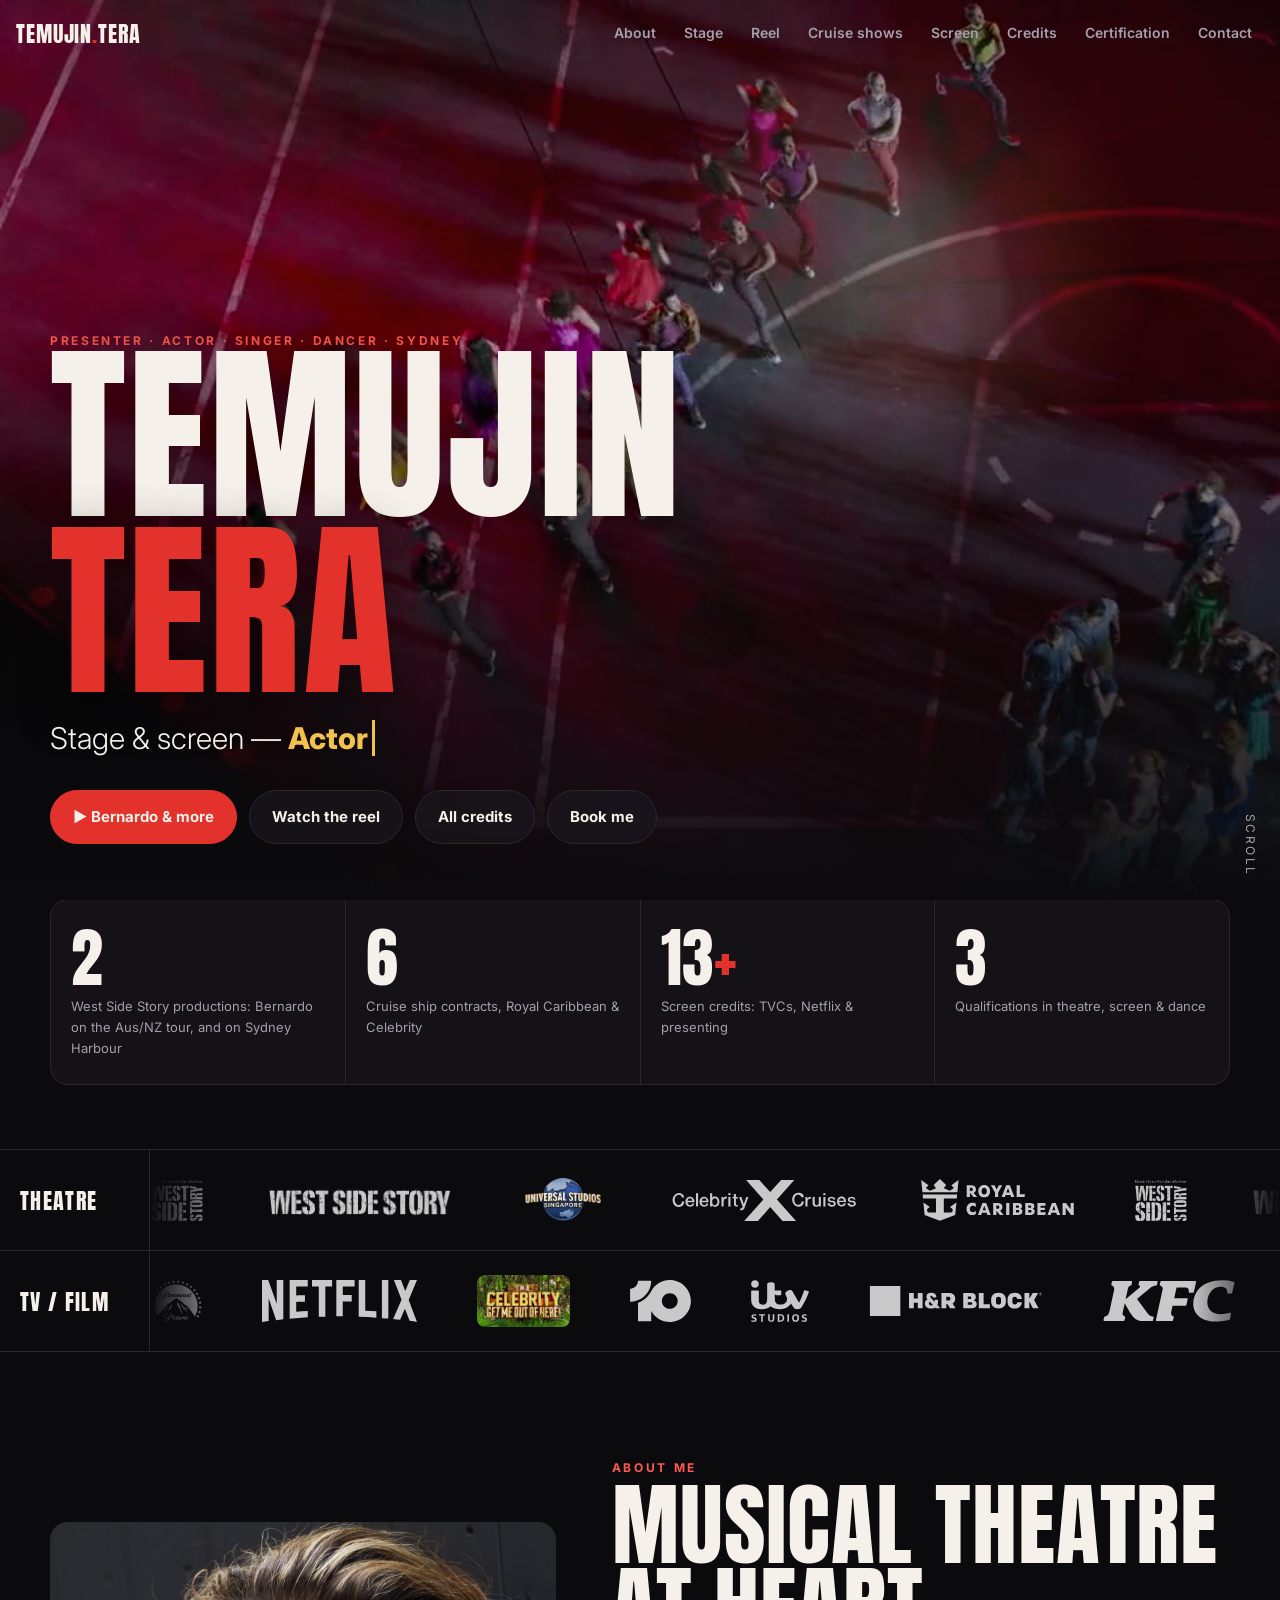
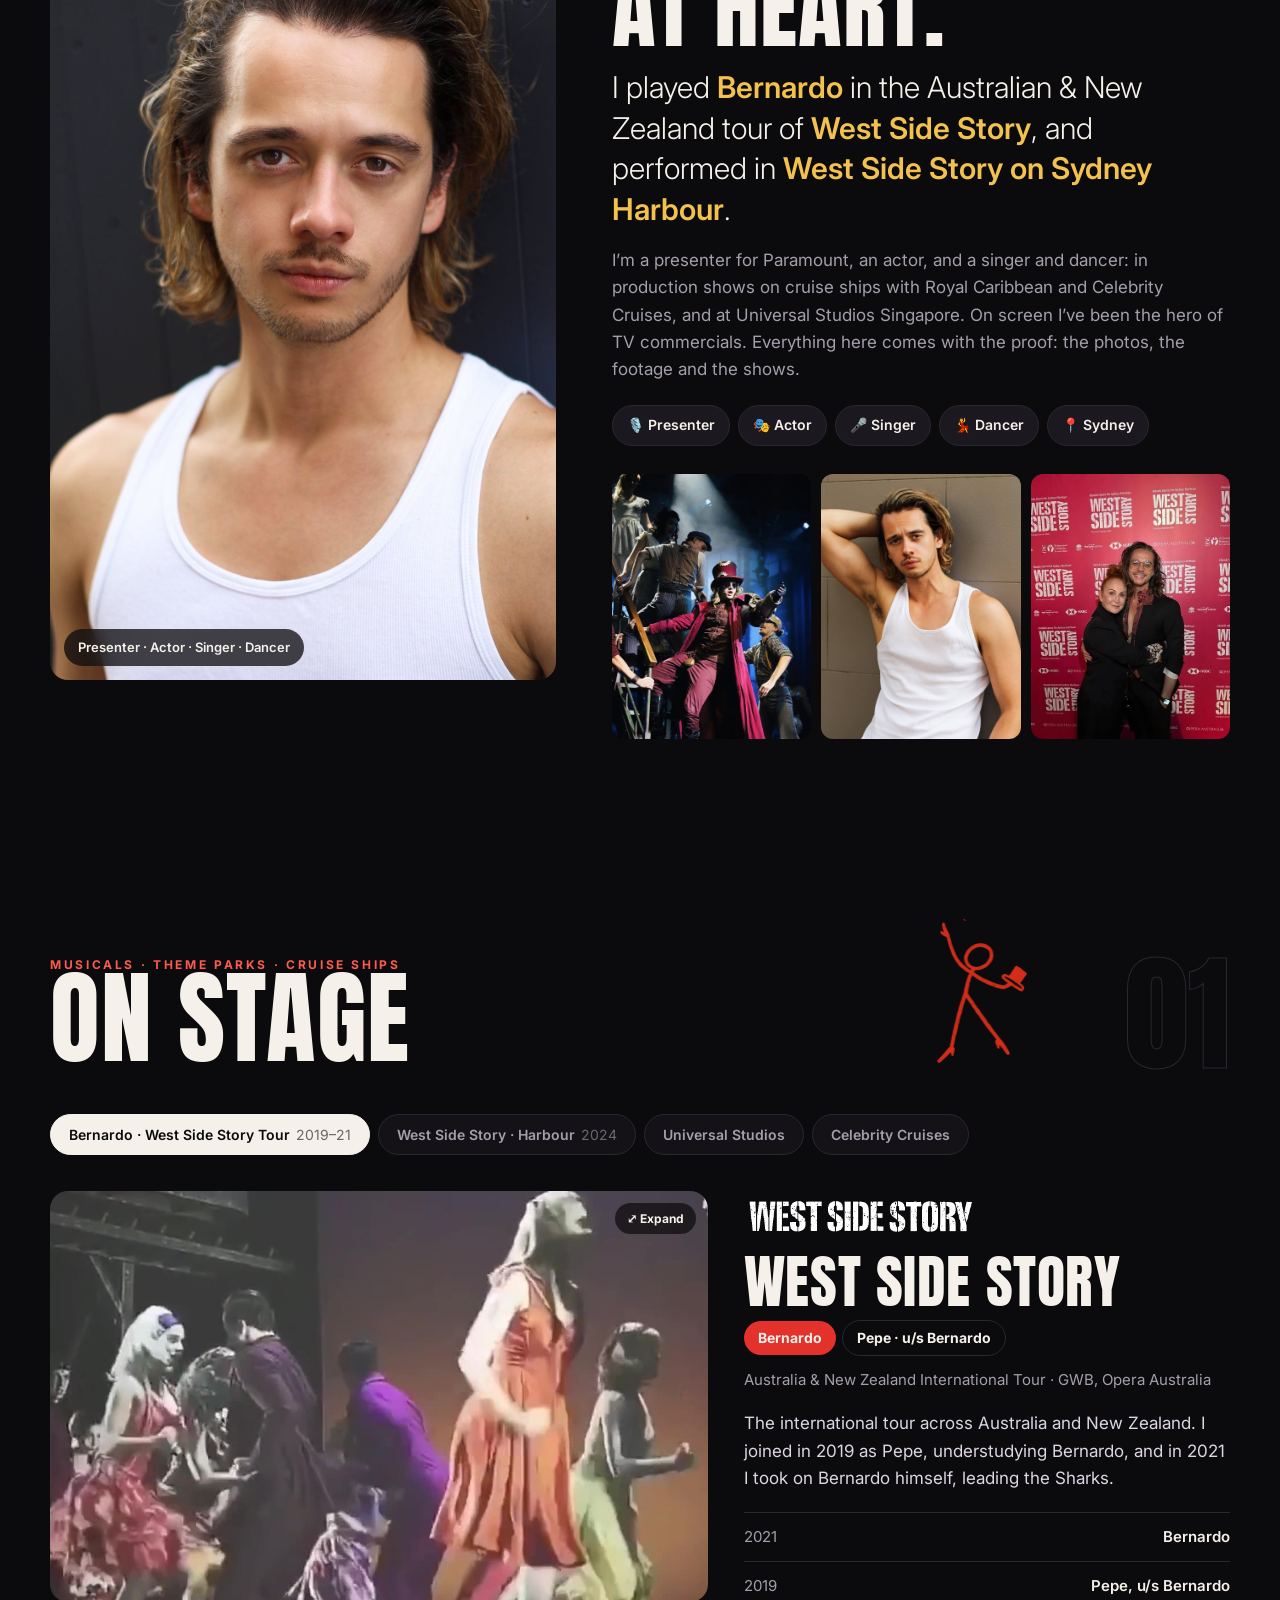
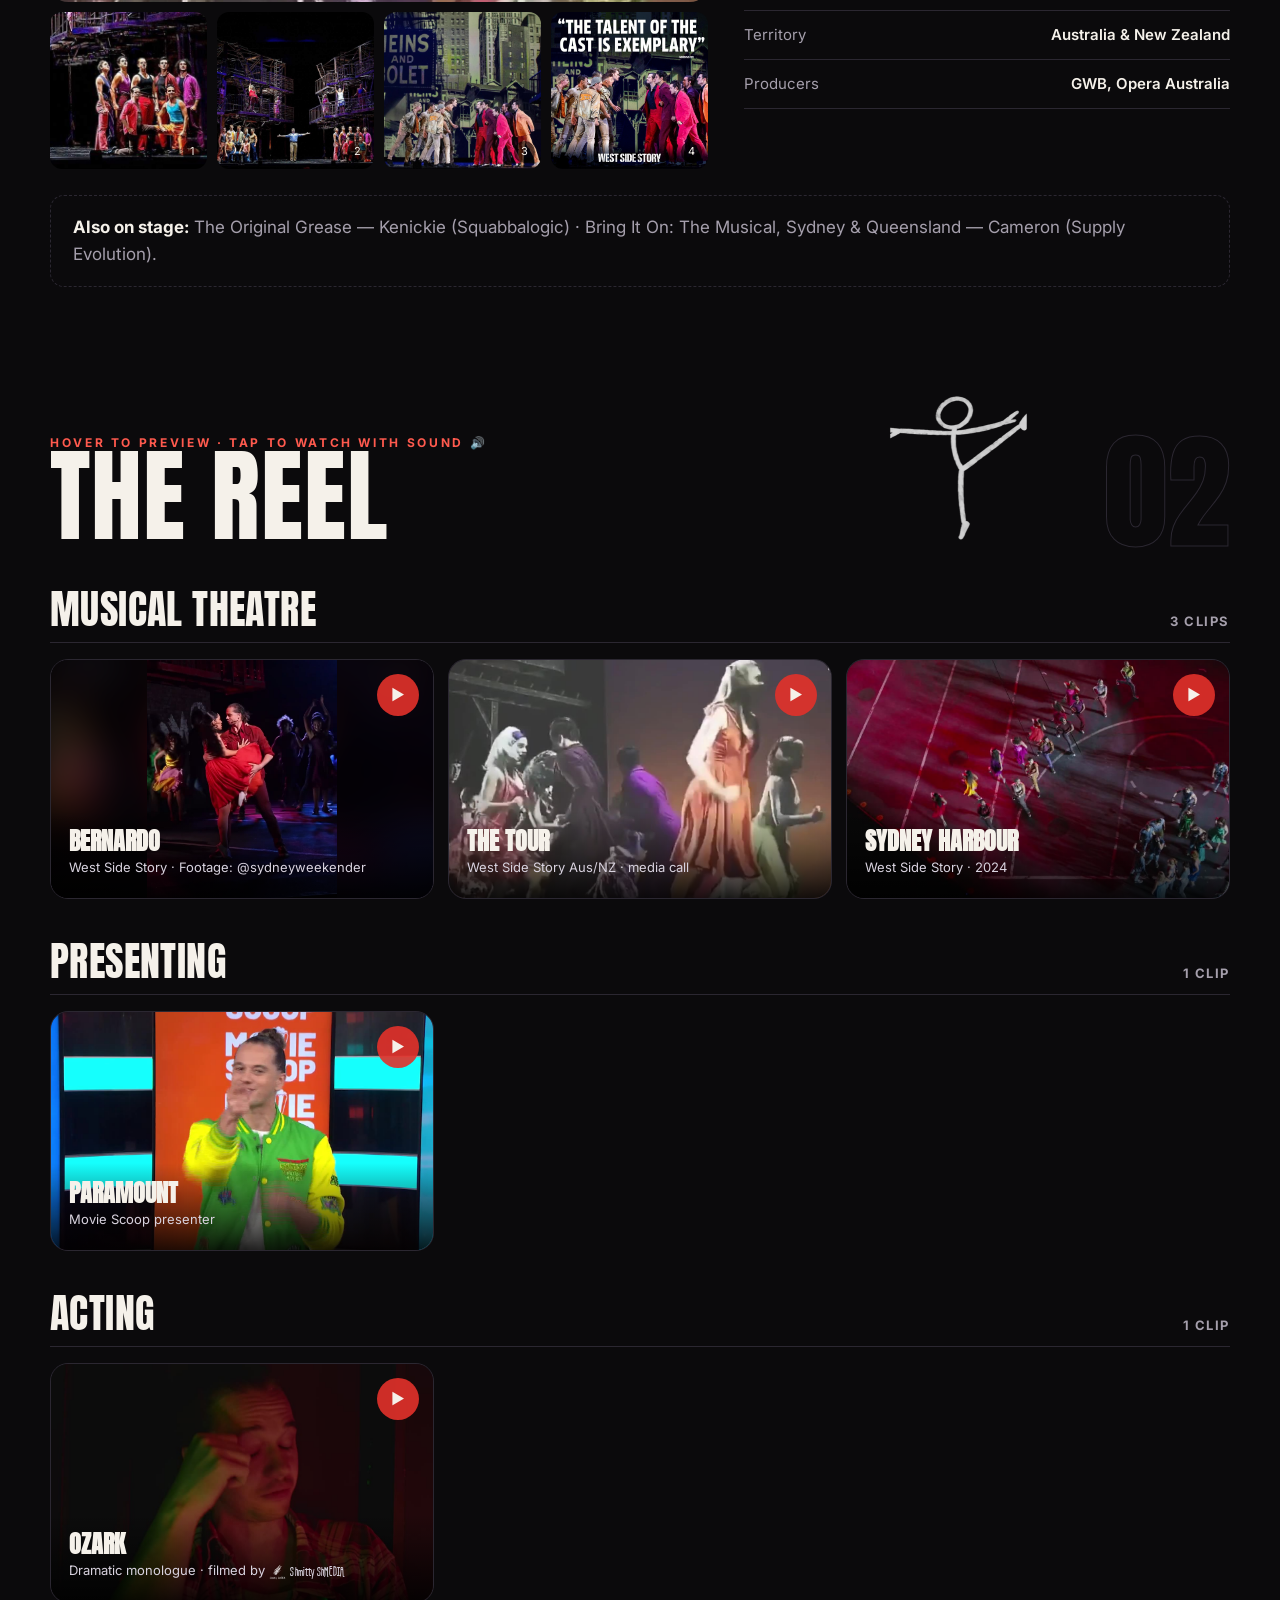
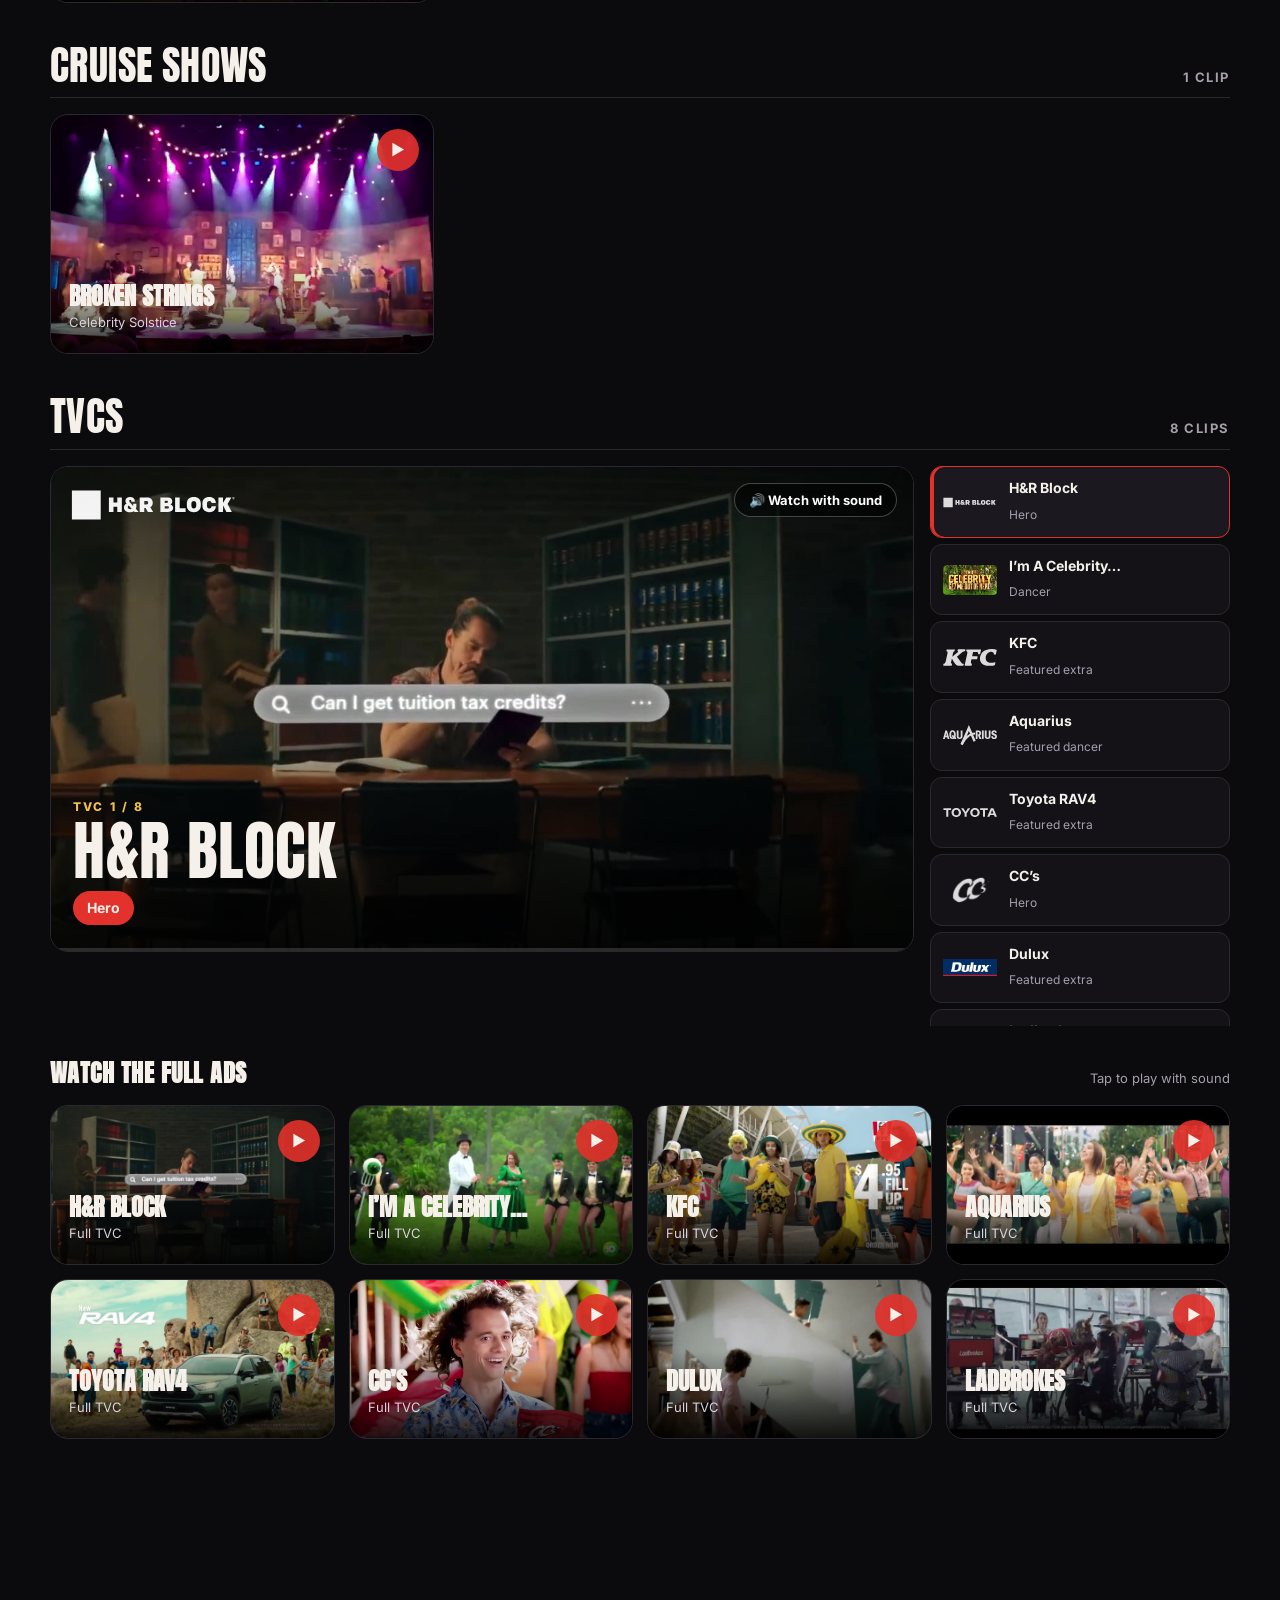
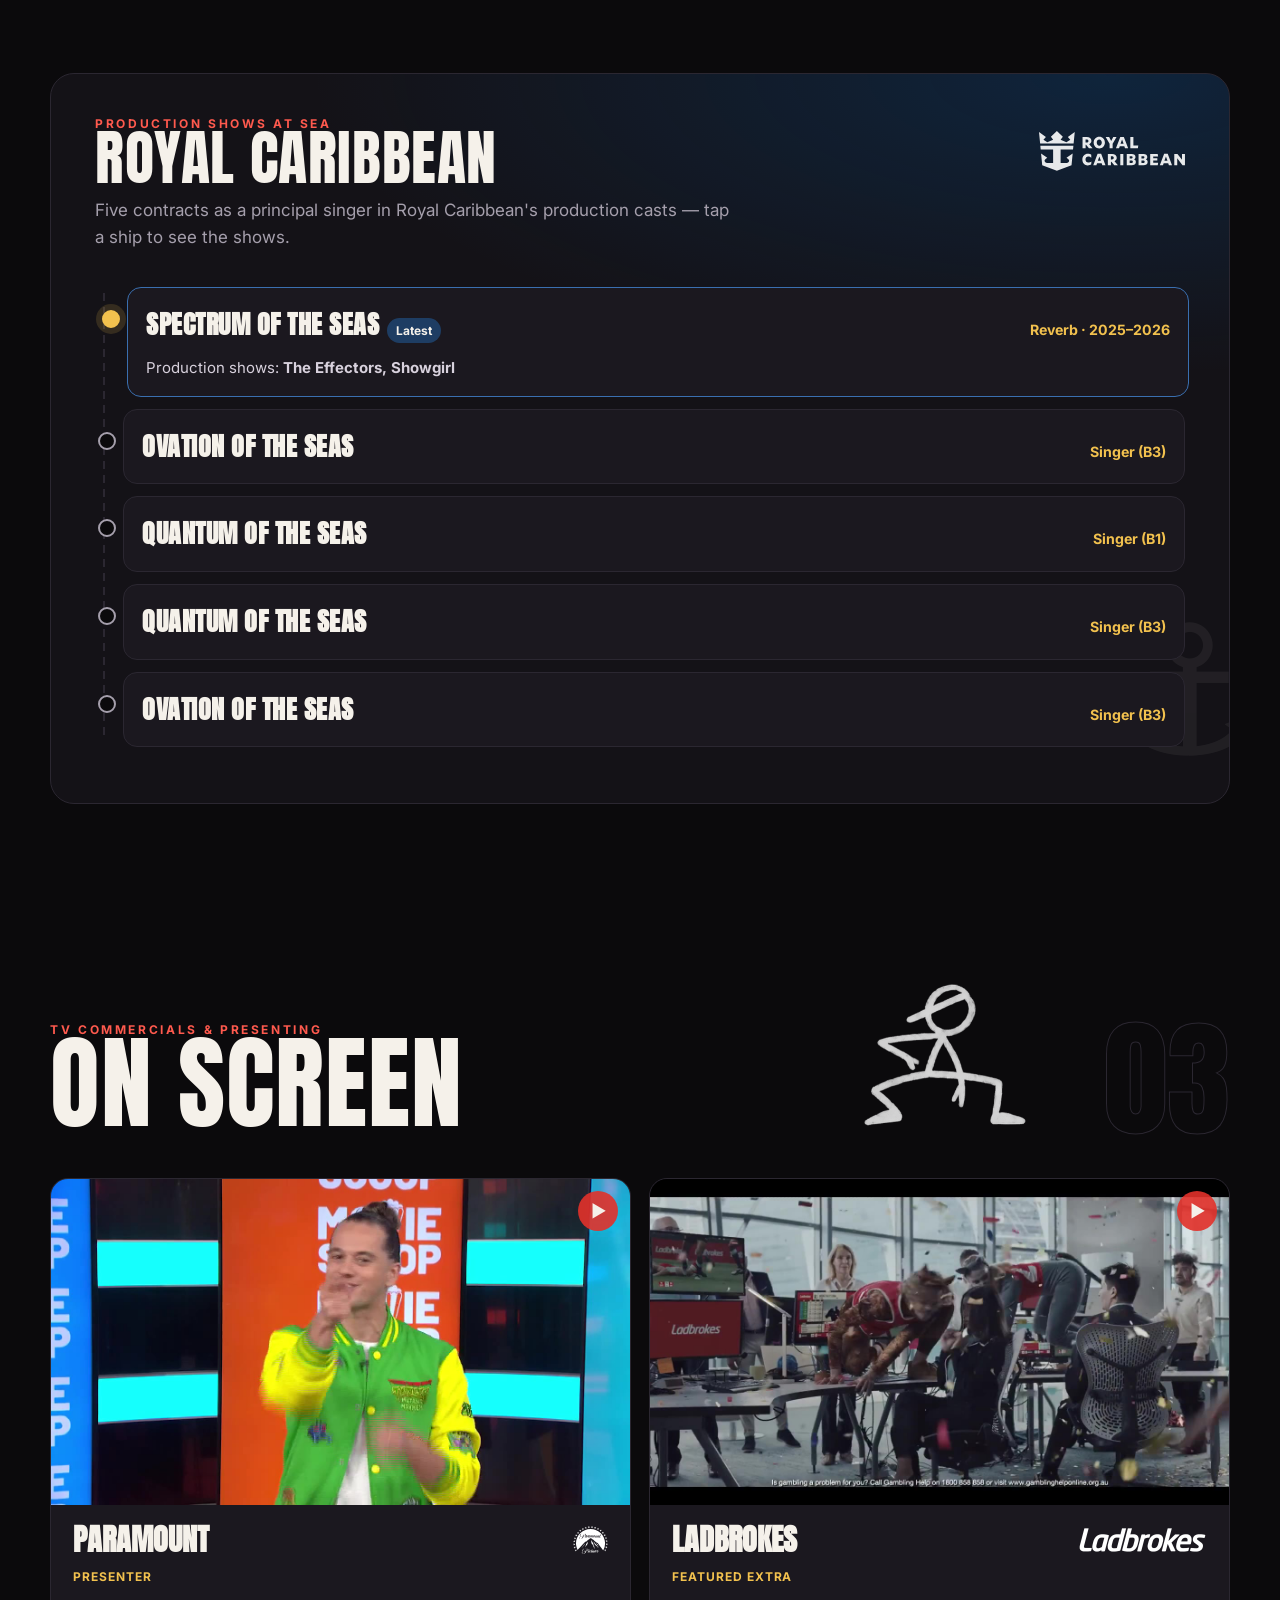
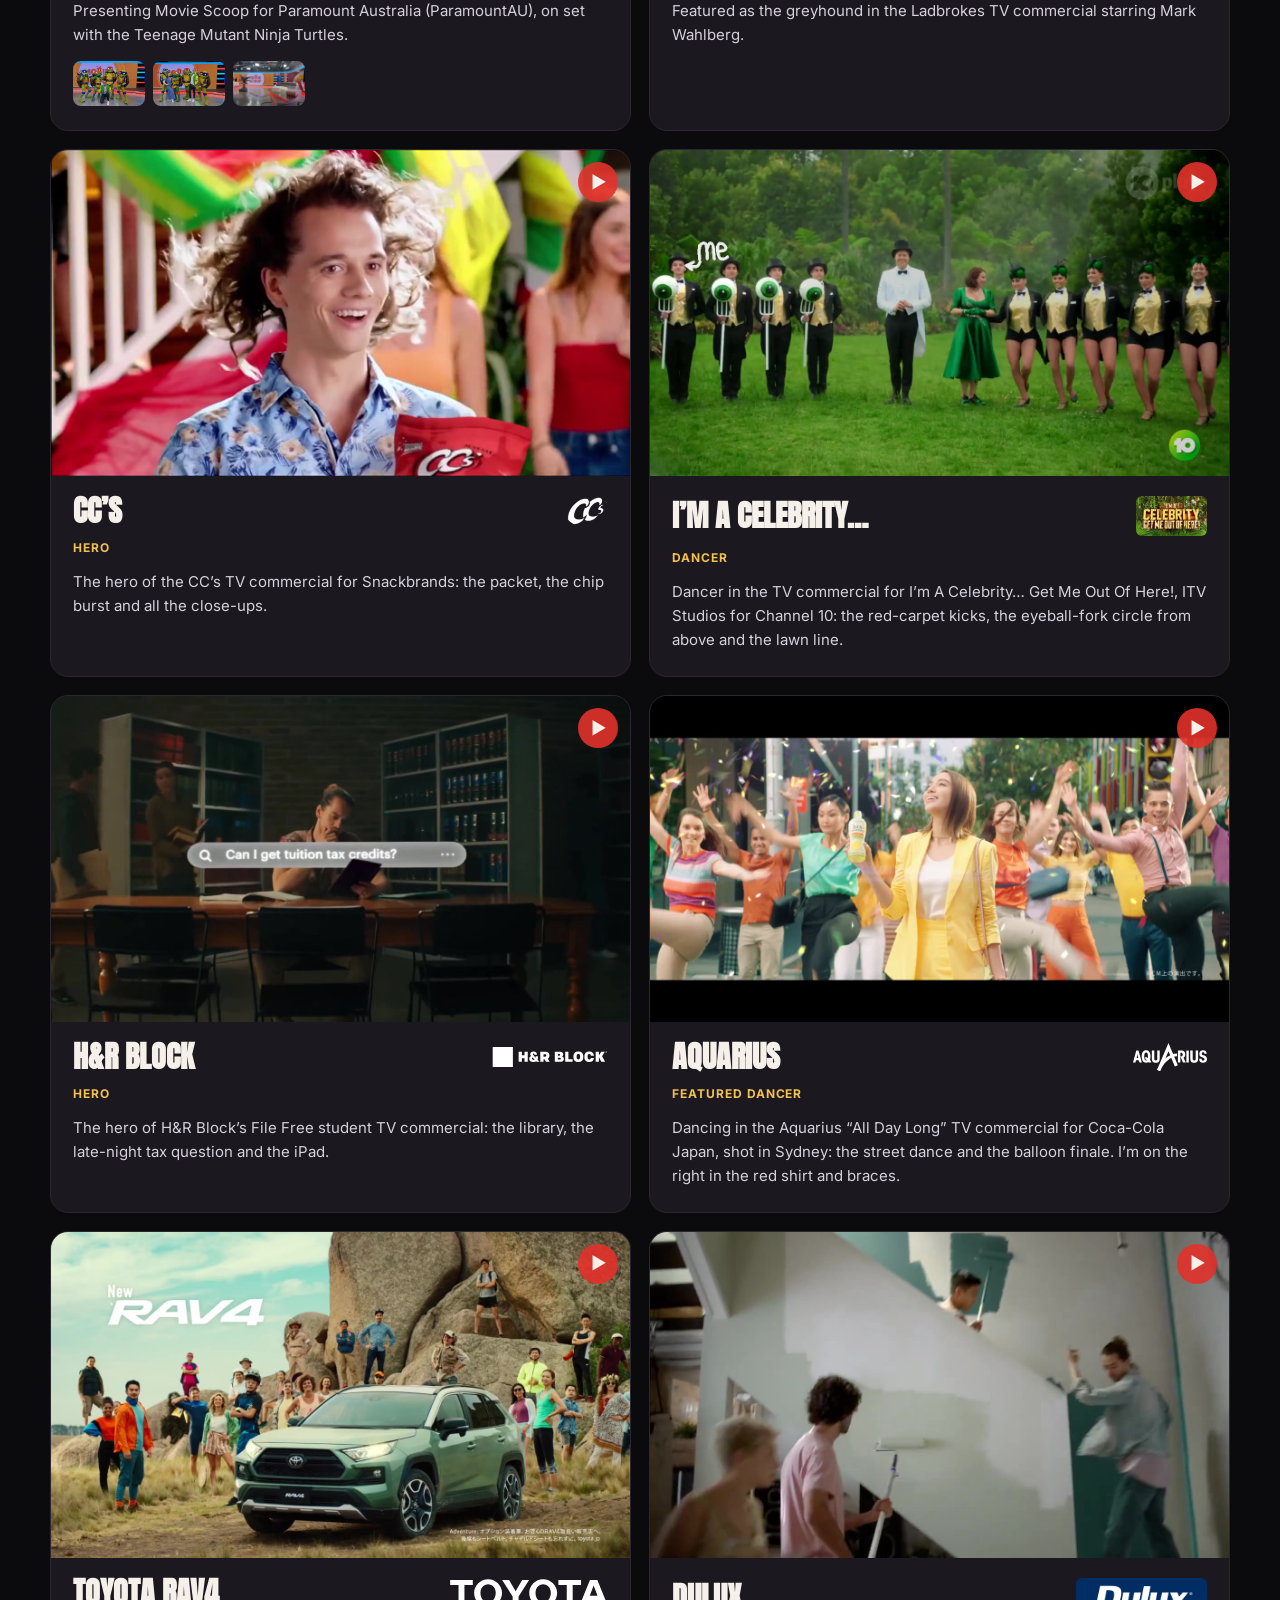
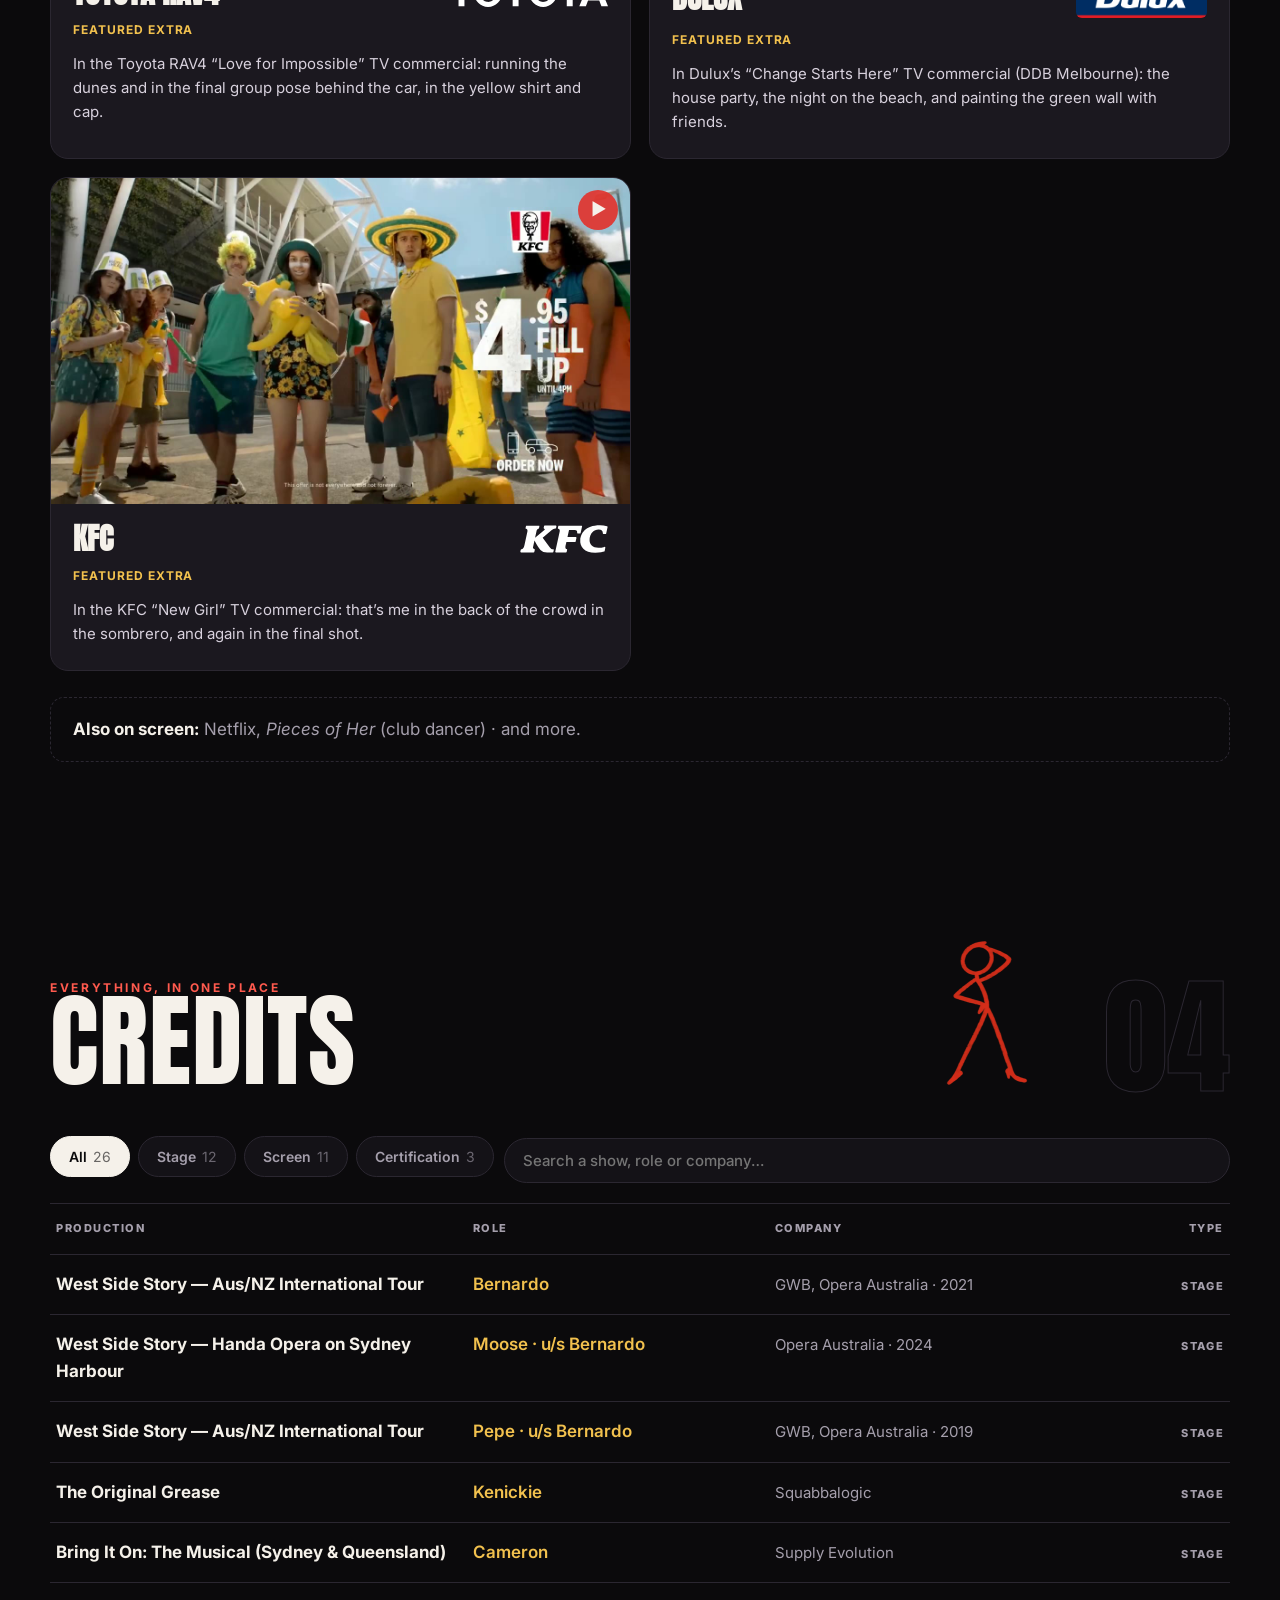
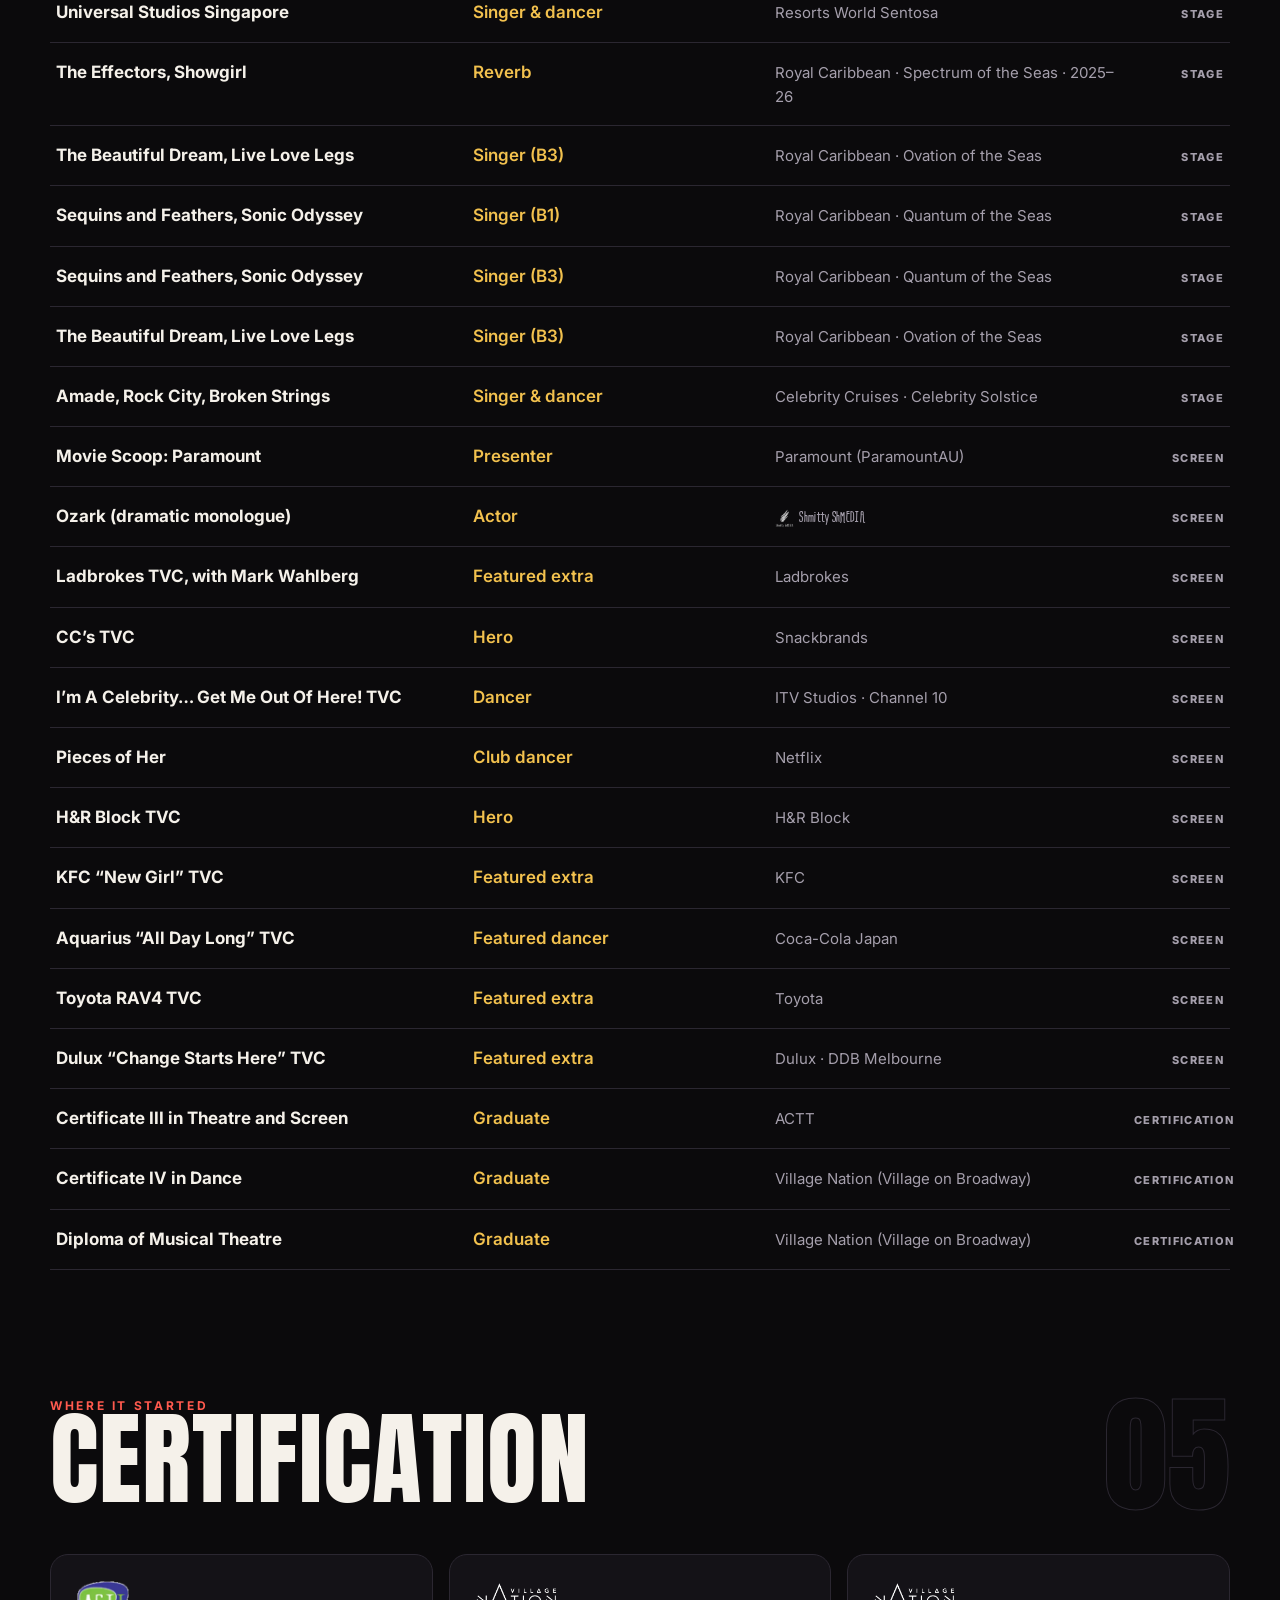
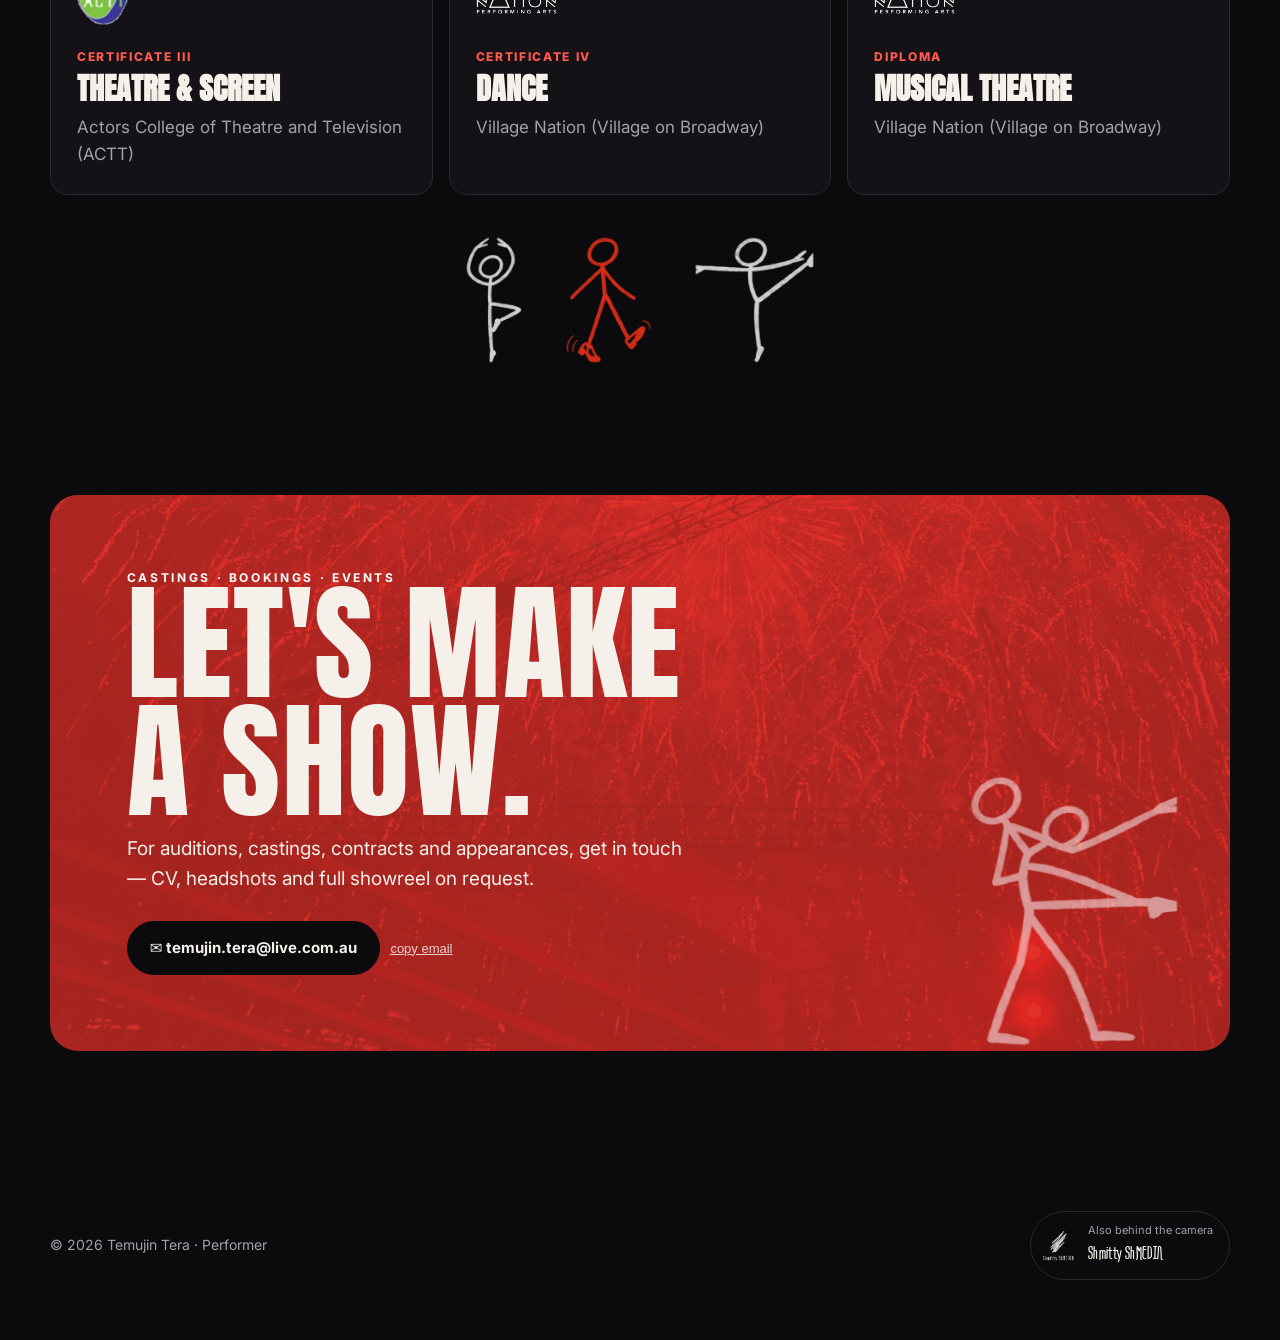
<file: index.html>
<!doctype html>
<html lang="en">
<head>
<meta charset="utf-8">
<meta name="viewport" content="width=device-width,initial-scale=1">
<title>Temujin Tera · Performer</title>
<meta name="description" content="Temujin Tera — presenter, actor, singer and dancer. Bernardo in West Side Story (Aus/NZ tour), West Side Story on Sydney Harbour, Paramount presenter, cruise ship and Universal Studios Singapore performer.">
<meta property="og:title" content="Temujin Tera · Performer">
<meta property="og:description" content="Presenter, actor, singer and dancer. Bernardo in West Side Story.">
<meta property="og:image" content="https://temujintera.github.io/github.io/img-portrait.jpg">
<link rel="icon" type="image/png" sizes="32x32" href="favicon-headshot-32.png?v=2">
<link rel="icon" type="image/png" sizes="256x256" href="favicon-headshot.png?v=2">
<link rel="apple-touch-icon" href="apple-touch-headshot.png?v=2">
<link rel="preconnect" href="https://fonts.googleapis.com"><link rel="preconnect" href="https://fonts.gstatic.com" crossorigin>
<link href="https://fonts.googleapis.com/css2?family=Anton&family=Inter:wght@300;400;600;700;800&display=swap" rel="stylesheet">
<link rel="stylesheet" href="style.css?v=17">
</head>
<body>
<div id="progress"></div>
<nav class="top" id="nav">
  <a class="brand" href="#top">TEMUJIN<span>.</span>TERA</a>
  <button class="burger" id="burger" aria-label="Menu">☰</button>
  <div class="links" id="links">
    <a href="#about">About</a><a href="#stage">Stage</a><a href="#reel">Reel</a><a href="#sea">Cruise shows</a><a href="#screen">Screen</a><a href="#credits">Credits</a><a href="#training">Certification</a><a href="#contact">Contact</a>
  </div>
</nav>

<header class="hero" id="top">
  <video id="heroA" class="hv on" autoplay muted playsinline poster="video-hosh3.jpg" src="video-hosh3.mp4"></video><video id="heroB" class="hv" muted playsinline preload="auto"></video>
  <div class="spot" id="spot"></div>
  <div class="wrap">
    <div class="eyebrow">Presenter · Actor · Singer · Dancer · Sydney</div>
    <h1 class="disp">Temujin<br><span class="r">Tera</span></h1>
    <div class="roles">Stage &amp; screen — <b id="role">Presenter</b></div>
    <div class="hero-cta">
      <a class="btn red" href="#stage">▶ Bernardo &amp; more</a><a class="btn" href="#reel">Watch the reel</a>
      <a class="btn" href="#credits">All credits</a>
      <a class="btn" href="#contact">Book me</a>
    </div>
  </div>
  <div class="scroll-cue">Scroll</div>
</header>

<div class="wrap">
  <div class="stats rv">
    <div class="stat"><div class="n"><span data-count="2">0</span></div><div class="l">West Side Story productions: Bernardo on the Aus/NZ tour, and on Sydney Harbour</div></div>
    <div class="stat"><div class="n"><span data-count="6">0</span></div><div class="l">Cruise ship contracts, Royal Caribbean &amp; Celebrity</div></div>
    <div class="stat"><div class="n"><span data-count="13">0</span><i>+</i></div><div class="l">Screen credits: TVCs, Netflix &amp; presenting</div></div>
    <div class="stat"><div class="n"><span data-count="3">0</span></div><div class="l">Qualifications in theatre, screen &amp; dance</div></div>
  </div>
</div>

<section class="logos" aria-label="Worked with">
  <div class="lrow"><div class="lname">Theatre</div><div class="marquee"><div class="track" id="trackTheatre"></div></div></div>
  <div class="lrow"><div class="lname">TV / Film</div><div class="marquee"><div class="track rev" id="trackScreen"></div></div></div>
</section>

<section id="about">
  <div class="wrap about">
    <div class="pic rv"><img src="img-portrait.jpg" alt="Temujin Tera headshot"><div class="tag">Presenter · Actor · Singer · Dancer</div></div>
    <div class="rv">
      <div class="eyebrow">About me</div>
      <h2 class="disp" style="font-size:clamp(48px,7vw,92px);margin-top:10px">Musical theatre<br>at heart.</h2>
      <p class="lead">I played <em>Bernardo</em> in the Australian &amp; New Zealand tour of <em>West Side Story</em>, and performed in <em>West Side Story on Sydney Harbour</em>.</p>
      <p class="mute">I’m a presenter for Paramount, an actor, and a singer and dancer: in production shows on cruise ships with Royal Caribbean and Celebrity Cruises, and at Universal Studios Singapore. On screen I’ve been the hero of TV commercials. Everything here comes with the proof: the photos, the footage and the shows.</p>
      <div class="chips"><span class="chip">🎙️ Presenter</span><span class="chip">🎭 Actor</span><span class="chip">🎤 Singer</span><span class="chip">💃 Dancer</span><span class="chip">📍 Sydney</span></div>
      <div class="trio">
        <button data-lb="about" data-src="img-stage.jpg" data-cap="On stage"><img src="img-stage.jpg" alt="On stage" loading="lazy"></button>
        <button data-lb="about" data-src="img-body.jpg" data-cap="Body shot"><img src="img-body.jpg" alt="Temujin Tera body shot" loading="lazy"></button>
        <button data-lb="about" data-src="img-event.jpg" data-cap="Performing at an event"><img src="img-event.jpg" alt="Performing at an event" loading="lazy"></button>
      </div>
    </div>
  </div>
</section>

<section id="stage">
  <div class="wrap">
    <div class="sec-head rv"><div><div class="eyebrow">Musicals · theme parks · cruise ships</div><h2 class="disp">On stage</h2></div><img class="fig red" src="fig-musical-theatre.png" alt=""><div class="idx">01</div></div>
    <div class="tabs rv" id="tabs"></div>
    <div id="chapters"></div>
    <div class="also rv"><b>Also on stage:</b> The Original Grease — Kenickie (Squabbalogic) · Bring It On: The Musical, Sydney &amp; Queensland — Cameron (Supply Evolution).</div>
  </div>
</section>

<section id="reel" style="padding-top:40px">
  <div class="wrap">
    <div class="sec-head rv"><div><div class="eyebrow">Hover to preview · tap to watch with sound 🔊</div><h2 class="disp">The reel</h2></div><img class="fig" src="fig-jazz-tech.png" alt=""><div class="idx">02</div></div>
    <div id="reelGrid"></div>
  </div>
</section>

<section id="sea" style="padding-top:0">
  <div class="wrap">
    <div class="ships rv">
      <div class="wave">⚓</div>
      <div class="top"><div><div class="eyebrow">Production shows at sea</div><h3 class="disp">Royal Caribbean</h3></div><img class="rci" src="logo-royal-caribbean.svg" alt="Royal Caribbean International"></div>
      <p class="mute" style="max-width:640px;margin-top:12px">Five contracts as a principal singer in Royal Caribbean's production casts — tap a ship to see the shows.</p>
      <div class="voyage" id="voyage"></div>
    </div>
  </div>
</section>

<section id="screen">
  <div class="wrap">
    <div class="sec-head rv"><div><div class="eyebrow">TV commercials &amp; presenting</div><h2 class="disp">On screen</h2></div><img class="fig" src="fig-hip-hop.png" alt=""><div class="idx">03</div></div>
    <div class="screen-grid" id="screenGrid"></div>
    <div class="also rv"><b>Also on screen:</b> Netflix, <i>Pieces of Her</i> (club dancer) · and more.</div>
  </div>
</section>

<section id="credits">
  <div class="wrap">
    <div class="sec-head rv"><div><div class="eyebrow">Everything, in one place</div><h2 class="disp">Credits</h2></div><img class="fig red" src="fig-intro-model-pose.png" alt=""><div class="idx">04</div></div>
    <div class="ctools rv">
      <div class="tabs" id="cfilter" style="margin:0"></div>
      <input id="csearch" type="search" placeholder="Search a show, role or company…" aria-label="Search credits">
    </div>
    <div class="ctable rv" id="ctable"></div>
  </div>
</section>

<section id="training" style="padding-top:20px">
  <div class="wrap">
    <div class="sec-head rv"><div><div class="eyebrow">Where it started</div><h2 class="disp">Certification</h2></div><div class="idx">05</div></div>
    <div class="train">
      <div class="tcard rv"><img src="logo-actt.png" alt="ACTT"><div class="lv">Certificate III</div><h4>Theatre &amp; Screen</h4><p class="mute">Actors College of Theatre and Television (ACTT)</p></div>
      <div class="tcard rv"><img src="logo-village-nation-white.png" alt="Village Nation"><div class="lv">Certificate IV</div><h4>Dance</h4><p class="mute">Village Nation (Village on Broadway)</p></div>
      <div class="tcard rv"><img src="logo-village-nation-white.png" alt="Village Nation"><div class="lv">Diploma</div><h4>Musical Theatre</h4><p class="mute">Village Nation (Village on Broadway)</p></div>
    </div>
    <div class="train-figs"><img class="fig" src="fig-ballet.png" alt=""><img class="fig red" src="fig-tap.png" alt="" style="animation-delay:-1.5s"><img class="fig" src="fig-jazz-tech.png" alt="" style="animation-delay:-3s"></div>
  </div>
</section>

<section id="contact" style="padding-top:20px">
  <div class="wrap">
    <div class="contact rv">
      <img class="bg" src="img-hosh-fireworks.jpg" alt=""><img class="fig" src="fig-partnering.png" alt="">
      <div class="eyebrow" style="color:#fff">Castings · bookings · events</div>
      <h2 class="disp">Let's make<br>a show.</h2>
      <p>For auditions, castings, contracts and appearances, get in touch — CV, headshots and full showreel on request.</p>
      <a class="btn" href="mailto:temujin.tera@live.com.au?subject=Booking%20enquiry">✉ temujin.tera@live.com.au</a><button class="copy" id="copy">copy email</button>
    </div>
  </div>
</section>

<footer>
  <div class="wrap foot">
    <div>© <span id="yr"></span> Temujin Tera · Performer</div>
    <a class="shm" href="https://www.shmittyshmedia.com" target="_blank" rel="noopener"><img src="logo-shmitty-shmedia-white.png" alt="Shmitty ShMEDIA logo"><span><small>Also behind the camera</small><b>Shmitty ShMEDIA</b></span></a>
  </div>
</footer>

<div class="lb" id="lb" role="dialog" aria-modal="true">
  <div class="count" id="lbCount"></div>
  <button class="x" id="lbX" aria-label="Close">✕</button>
  <button class="nv p" id="lbP" aria-label="Previous">‹</button>
  <div class="stagebox" id="lbBox"></div>
  <div class="cap" id="lbCap"></div>
  <button class="nv n" id="lbN" aria-label="Next">›</button>
</div>
<div class="toast" id="toast">Email copied</div>
<script src="app.js?v=20"></script>
</body>
</html>
</file>
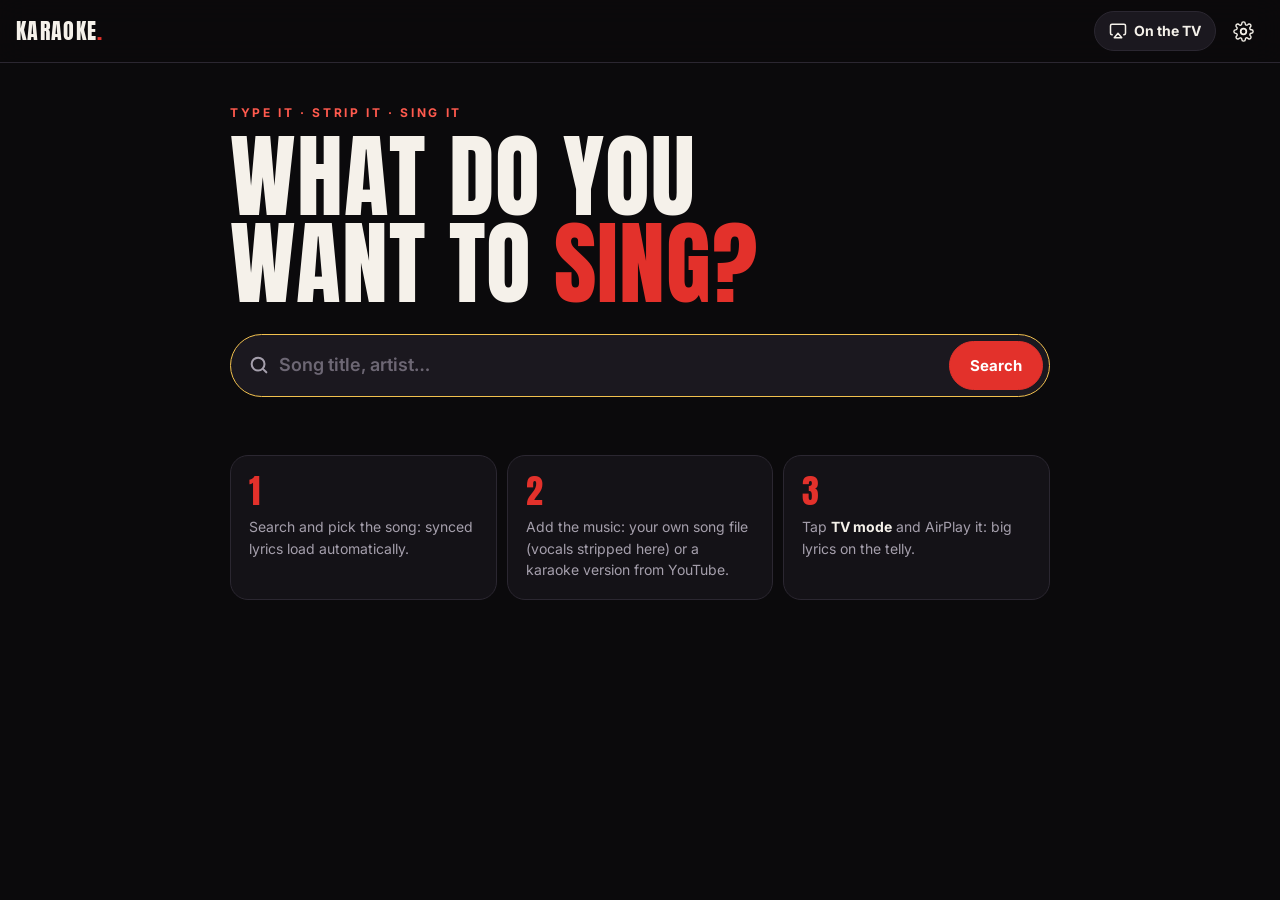
<file: karaoke/index.html>
<!doctype html>
<html lang="en">
<head>
<meta charset="utf-8">
<meta name="viewport" content="width=device-width,initial-scale=1,viewport-fit=cover">
<title>Karaoke</title>
<meta name="description" content="Type a song, strip the vocals, sing along with synced lyrics — and put it on the TV.">
<meta name="robots" content="noindex">
<meta name="theme-color" content="#0b0a0c">
<meta name="apple-mobile-web-app-capable" content="yes">
<meta name="mobile-web-app-capable" content="yes">
<meta name="apple-mobile-web-app-status-bar-style" content="black-translucent">
<meta name="apple-mobile-web-app-title" content="Karaoke">
<link rel="manifest" href="manifest.webmanifest">
<link rel="icon" type="image/png" href="icon-192.png">
<link rel="apple-touch-icon" href="icon-180.png">
<link rel="preconnect" href="https://fonts.googleapis.com"><link rel="preconnect" href="https://fonts.gstatic.com" crossorigin>
<link href="https://fonts.googleapis.com/css2?family=Anton&family=Inter:wght@400;600;700;800&display=swap" rel="stylesheet">
<link rel="stylesheet" href="karaoke.css?v=2">
</head>
<body>

<header class="bar">
  <button class="icon-btn" id="backBtn" aria-label="Back" hidden>
    <svg viewBox="0 0 24 24" width="22" height="22"><path d="M15 5l-7 7 7 7" fill="none" stroke="currentColor" stroke-width="2.4" stroke-linecap="round" stroke-linejoin="round"/></svg>
  </button>
  <a class="brand" href="./" id="brand">KARAOKE<span>.</span></a>
  <div class="bar-right">
    <button class="pill" id="tvHelpBtn">
      <svg viewBox="0 0 24 24" width="18" height="18"><path d="M5 17H4a2 2 0 0 1-2-2V5a2 2 0 0 1 2-2h16a2 2 0 0 1 2 2v10a2 2 0 0 1-2 2h-1M12 15l5 6H7z" fill="none" stroke="currentColor" stroke-width="2" stroke-linejoin="round"/></svg>
      <span>On the TV</span>
    </button>
    <button class="icon-btn" id="settingsBtn" aria-label="Settings">
      <svg viewBox="0 0 24 24" width="21" height="21"><circle cx="12" cy="12" r="3.2" fill="none" stroke="currentColor" stroke-width="2"/><path d="M19.4 15a1.7 1.7 0 0 0 .3 1.8l.1.1a2 2 0 1 1-2.8 2.8l-.1-.1a1.7 1.7 0 0 0-1.8-.3 1.7 1.7 0 0 0-1 1.5V21a2 2 0 1 1-4 0v-.1a1.7 1.7 0 0 0-1.1-1.5 1.7 1.7 0 0 0-1.8.3l-.1.1a2 2 0 1 1-2.8-2.8l.1-.1a1.7 1.7 0 0 0 .3-1.8 1.7 1.7 0 0 0-1.5-1H3a2 2 0 1 1 0-4h.1a1.7 1.7 0 0 0 1.5-1.1 1.7 1.7 0 0 0-.3-1.8l-.1-.1a2 2 0 1 1 2.8-2.8l.1.1a1.7 1.7 0 0 0 1.8.3H9a1.7 1.7 0 0 0 1-1.5V3a2 2 0 1 1 4 0v.1a1.7 1.7 0 0 0 1 1.5 1.7 1.7 0 0 0 1.8-.3l.1-.1a2 2 0 1 1 2.8 2.8l-.1.1a1.7 1.7 0 0 0-.3 1.8V9a1.7 1.7 0 0 0 1.5 1H21a2 2 0 1 1 0 4h-.1a1.7 1.7 0 0 0-1.5 1z" fill="none" stroke="currentColor" stroke-width="1.6"/></svg>
    </button>
  </div>
</header>

<!-- ========== HOME ========== -->
<main id="home" class="view">
  <section class="hero">
    <div class="eyebrow">Type it · Strip it · Sing it</div>
    <h1 class="disp">What do you<br>want to <span class="r">sing?</span></h1>
    <form class="search" id="searchForm" autocomplete="off">
      <svg class="search-ic" viewBox="0 0 24 24" width="22" height="22"><circle cx="11" cy="11" r="7" fill="none" stroke="currentColor" stroke-width="2.2"/><path d="M20 20l-3.5-3.5" stroke="currentColor" stroke-width="2.2" stroke-linecap="round"/></svg>
      <input id="q" type="search" enterkeyhint="search" placeholder="Song title, artist…" aria-label="Search for a song">
      <button class="btn red" type="submit">Search</button>
    </form>
  </section>

  <section id="resultsWrap" hidden>
    <div class="sec-head"><h2>Results</h2><span class="mute small" id="resultsNote"></span></div>
    <ul class="results" id="results"></ul>
  </section>

  <section id="libraryWrap" hidden>
    <div class="sec-head"><h2>My songs</h2><span class="mute small">Saved on this device</span></div>
    <ul class="results" id="library"></ul>
  </section>

  <section class="how">
    <div class="how-step"><b>1</b><span>Search and pick the song: synced lyrics load automatically.</span></div>
    <div class="how-step"><b>2</b><span>Add the music: your own song file (vocals stripped here) or a karaoke version from YouTube.</span></div>
    <div class="how-step"><b>3</b><span>Tap <em>TV mode</em> and AirPlay it: big lyrics on the telly.</span></div>
  </section>
</main>

<!-- ========== SONG ========== -->
<main id="song" class="view" hidden>
  <section class="song-head">
    <div class="art" id="songArt"></div>
    <div class="song-meta">
      <h1 id="songTitle"></h1>
      <p id="songSub" class="mute"></p>
      <div class="chips">
        <button class="chip" id="lyricsChip" type="button"></button>
        <button class="chip ghost" id="previewBtn" type="button" hidden>▶ 30s preview</button>
        <button class="chip ghost" id="changeMusicBtn" type="button" hidden>Change music</button>
      </div>
    </div>
  </section>

  <!-- music source chooser -->
  <section id="sourcePick" class="sources">
    <h2 class="label">Add the music</h2>

    <div class="card source" id="fileCard">
      <div class="source-top">
        <div class="source-ic">
          <svg viewBox="0 0 24 24" width="24" height="24"><path d="M9 18V5l12-2v13" fill="none" stroke="currentColor" stroke-width="2" stroke-linejoin="round"/><circle cx="6" cy="18" r="3" fill="none" stroke="currentColor" stroke-width="2"/><circle cx="18" cy="16" r="3" fill="none" stroke="currentColor" stroke-width="2"/></svg>
        </div>
        <div>
          <h3>Use your copy of the song</h3>
          <p class="mute">MP3, M4A or WAV from your Files. The vocals are stripped right here on your device, and you can fade them back in.</p>
        </div>
      </div>
      <label class="btn red block" for="fileInput">Choose song file</label>
      <input id="fileInput" type="file" accept="audio/*,.mp3,.m4a,.aac,.wav,.flac,.ogg" hidden>
      <p class="drop-hint mute small">…or drop a file anywhere on this page</p>
    </div>

    <div class="card source" id="ytCard">
      <div class="source-top">
        <div class="source-ic yt">
          <svg viewBox="0 0 24 24" width="24" height="24"><rect x="2" y="5" width="20" height="14" rx="4" fill="none" stroke="currentColor" stroke-width="2"/><path d="M10 9l5 3-5 3z" fill="currentColor"/></svg>
        </div>
        <div>
          <h3>Play a karaoke version from YouTube</h3>
          <p class="mute">Full song, no file needed. Pick a <em>karaoke</em> or <em>instrumental</em> upload. The lyrics follow along, and you can nudge them into time.</p>
        </div>
      </div>
      <div class="seg" id="ytKind" role="tablist">
        <button type="button" data-kind="karaoke" class="on">Karaoke</button>
        <button type="button" data-kind="instrumental">Instrumental</button>
        <button type="button" data-kind="">Original</button>
        <button type="button" data-kind="lower">Lower key</button>
      </div>
      <ul class="yt-results" id="ytResults" hidden></ul>
      <div class="yt-manual" id="ytManual">
        <div class="row">
          <a class="btn" id="ytFind" target="_blank" rel="noopener">Find on YouTube ↗</a>
          <button class="btn" type="button" id="ytPaste">Paste link</button>
        </div>
        <form class="row" id="ytForm">
          <input id="ytUrl" type="url" inputmode="url" placeholder="Paste a YouTube link…" aria-label="YouTube link">
          <button class="btn red" type="submit">Play</button>
        </form>
        <p class="mute small" id="ytKeyTip">Tip: add a free YouTube key in <button type="button" class="linkish" data-open="settings">Settings</button> to search YouTube right here.</p>
      </div>
    </div>
  </section>

  <!-- processing -->
  <section id="processing" class="card processing" hidden>
    <div class="eq"><i></i><i></i><i></i><i></i><i></i></div>
    <h3 id="procTitle">Removing vocals…</h3>
    <div class="meter"><div id="procBar"></div></div>
    <p class="mute small" id="procNote">This happens on your device. Nothing is uploaded.</p>
  </section>

  <!-- player -->
  <section id="player" hidden>
    <div id="ytBox" class="yt-box" hidden><div id="ytPlayer"></div></div>
    <div class="lyrics-wrap">
      <div id="syncBanner" class="sync-banner" hidden>
        <span><b>Fix timing:</b> tap a line the moment it's sung.</span>
        <button type="button" class="pill small" id="syncDone">Done</button>
      </div>
      <div class="lyrics" id="lyrics" aria-live="off"></div>
    </div>
  </section>
</main>

<!-- player dock -->
<div class="dock" id="dock" hidden>
  <div class="seek">
    <span id="tCur">0:00</span>
    <input type="range" id="seek" min="0" max="1000" value="0" step="1" aria-label="Seek">
    <span id="tDur">0:00</span>
  </div>
  <div class="dock-row">
    <div class="transport">
      <button class="icon-btn" id="back10" aria-label="Back 10 seconds">
        <svg viewBox="0 0 24 24" width="24" height="24"><path d="M4 12a8 8 0 1 0 2.4-5.7M4 4v4h4" fill="none" stroke="currentColor" stroke-width="2" stroke-linecap="round" stroke-linejoin="round"/><text x="12" y="15.5" text-anchor="middle" font-size="7.5" font-weight="800" fill="currentColor" font-family="Inter,sans-serif">10</text></svg>
      </button>
      <button class="play" id="playBtn" aria-label="Play">
        <svg class="i-play" viewBox="0 0 24 24" width="30" height="30"><path d="M7 4.5v15l13-7.5z" fill="currentColor"/></svg>
        <svg class="i-pause" viewBox="0 0 24 24" width="30" height="30"><rect x="5.5" y="4.5" width="4.5" height="15" rx="1.2" fill="currentColor"/><rect x="14" y="4.5" width="4.5" height="15" rx="1.2" fill="currentColor"/></svg>
      </button>
      <button class="icon-btn" id="fwd10" aria-label="Forward 10 seconds">
        <svg viewBox="0 0 24 24" width="24" height="24"><path d="M20 12a8 8 0 1 1-2.4-5.7M20 4v4h-4" fill="none" stroke="currentColor" stroke-width="2" stroke-linecap="round" stroke-linejoin="round"/><text x="12" y="15.5" text-anchor="middle" font-size="7.5" font-weight="800" fill="currentColor" font-family="Inter,sans-serif">10</text></svg>
      </button>
    </div>
    <div class="tv-btns">
      <button class="btn red" id="tvModeBtn">
        <svg viewBox="0 0 24 24" width="18" height="18"><rect x="2" y="4" width="20" height="13" rx="2" fill="none" stroke="currentColor" stroke-width="2"/><path d="M8 21h8" stroke="currentColor" stroke-width="2" stroke-linecap="round"/></svg>
        TV mode
      </button>
      <button class="btn" id="tvWinBtn" title="Open the lyrics in their own window (for a Mac using the TV as a second screen)">
        <svg viewBox="0 0 24 24" width="18" height="18"><rect x="3" y="7" width="14" height="13" rx="2" fill="none" stroke="currentColor" stroke-width="2"/><path d="M8 4h11a2 2 0 0 1 2 2v9" fill="none" stroke="currentColor" stroke-width="2" stroke-linecap="round"/></svg>
        <span>TV window</span>
      </button>
    </div>
  </div>
  <div class="dock-row knobs">
    <label class="knob" id="vocalKnob">
      <span class="k-label">Vocals <b id="vocalVal">Off</b></span>
      <input type="range" id="vocal" min="0" max="100" value="0" aria-label="Guide vocal level">
    </label>
    <div class="knob key" id="keyKnob">
      <span class="k-label">Key <b id="keyVal">Original</b> <i class="k-status" id="keyStatus"></i></span>
      <div class="nudge">
        <button type="button" class="pill small" id="keyDown" title="Lower the key one semitone">♭ Lower</button>
        <button type="button" class="pill small" id="keyUp" title="Raise the key one semitone">Higher ♯</button>
        <button type="button" class="pill small hot" id="voiceBtn">Voice: <span id="voiceName">Any</span></button>
      </div>
    </div>
    <div class="knob timing">
      <span class="k-label">Lyrics timing <b id="offVal">0.0s</b></span>
      <div class="nudge">
        <button type="button" class="pill small" id="offMinus" title="Lyrics appear earlier">− Earlier</button>
        <button type="button" class="pill small" id="offPlus" title="Lyrics appear later">Later +</button>
        <button type="button" class="pill small hot" id="syncBtn">Fix</button>
      </div>
    </div>
  </div>
</div>

<!-- ========== TV STAGE ========== -->
<div id="tv" class="tv" hidden>
  <div class="tv-bg" id="tvBg"></div>
  <div class="tv-shade"></div>
  <div class="tv-top">
    <div class="tv-now"><span id="tvSong"></span><span class="mute" id="tvArtist"></span></div>
  </div>
  <div class="tv-stage" id="tvStage">
    <div class="tv-line prev" id="tvPrev"></div>
    <div class="tv-count" id="tvCount"><i></i><i></i><i></i></div>
    <div class="tv-line cur" id="tvCur"></div>
    <div class="tv-line next" id="tvNext"></div>
    <div class="tv-line next2" id="tvNext2"></div>
  </div>
  <div class="tv-idle" id="tvIdle" hidden>
    <div class="brand big">KARAOKE<span>.</span></div>
    <p id="tvIdleMsg">Pick a song in the other window.</p>
  </div>
  <div class="tv-progress"><div id="tvProg"></div></div>
  <div class="tv-hint" id="tvHint" hidden>Turn your phone sideways for a full-screen TV picture</div>
  <div class="tv-controls" id="tvControls">
    <button class="icon-btn" id="tvExit" aria-label="Exit TV mode">
      <svg viewBox="0 0 24 24" width="24" height="24"><path d="M6 6l12 12M18 6L6 18" stroke="currentColor" stroke-width="2.4" stroke-linecap="round"/></svg>
    </button>
    <button class="icon-btn" id="tvBack" aria-label="Back 10 seconds">−10</button>
    <button class="play" id="tvPlay" aria-label="Play or pause">
      <svg class="i-play" viewBox="0 0 24 24" width="30" height="30"><path d="M7 4.5v15l13-7.5z" fill="currentColor"/></svg>
      <svg class="i-pause" viewBox="0 0 24 24" width="30" height="30"><rect x="5.5" y="4.5" width="4.5" height="15" rx="1.2" fill="currentColor"/><rect x="14" y="4.5" width="4.5" height="15" rx="1.2" fill="currentColor"/></svg>
    </button>
    <button class="icon-btn" id="tvFwd" aria-label="Forward 10 seconds">+10</button>
    <button class="icon-btn" id="tvFull" aria-label="Full screen">
      <svg viewBox="0 0 24 24" width="22" height="22"><path d="M4 9V4h5M20 9V4h-5M4 15v5h5M20 15v5h-5" fill="none" stroke="currentColor" stroke-width="2.2" stroke-linecap="round" stroke-linejoin="round"/></svg>
    </button>
  </div>
</div>

<!-- ========== SHEETS ========== -->
<div class="sheet" id="tvHelp" hidden>
  <div class="sheet-card" role="dialog" aria-labelledby="tvHelpTitle">
    <button class="icon-btn sheet-x" data-close aria-label="Close"><svg viewBox="0 0 24 24" width="22" height="22"><path d="M6 6l12 12M18 6L6 18" stroke="currentColor" stroke-width="2.4" stroke-linecap="round"/></svg></button>
    <div class="eyebrow">AirPlay</div>
    <h2 class="disp" id="tvHelpTitle">Put it on the TV</h2>
    <p class="mute">Works with Apple TV and AirPlay TVs (Samsung, LG, Sony, Roku and others).</p>
    <div class="seg" id="helpTabs">
      <button type="button" data-tab="phone" class="on">iPhone / iPad</button>
      <button type="button" data-tab="mac">Mac</button>
      <button type="button" data-tab="other">Other TVs</button>
    </div>
    <ol class="steps" data-panel="phone">
      <li>Pick your song and add the music.</li>
      <li>Swipe down from the top-right corner to open <b>Control Center</b>, tap <b>Screen Mirroring</b> <span class="kbd">⧉</span>, and choose your TV.</li>
      <li>Turn your phone <b>sideways</b> and tap <b>TV mode</b>. The sound comes out of the TV too.</li>
      <li>Tap the screen any time to pause or skip.</li>
      <li class="mute">Best on iPhone: tap Share → <b>Add to Home Screen</b> and open Karaoke from there. It runs full-screen with no browser bars.</li>
    </ol>
    <ol class="steps" data-panel="mac" hidden>
      <li>Click <b>Control Center</b> in the menu bar → <b>Screen Mirroring</b> → choose your TV.</li>
      <li>For lyrics only on the TV, choose <b>Use As Separate Display</b>, then click <b>TV window</b> in the player, drag that window onto the TV and click it to go full-screen. Your controls stay on the laptop.</li>
      <li>Or just mirror your screen and press <b>TV mode</b>.</li>
      <li class="mute">Keyboard: Space play/pause · ← → skip 5s · [ ] nudge lyrics · Esc exit TV mode.</li>
    </ol>
    <ol class="steps" data-panel="other" hidden>
      <li><b>Chromecast / Google TV:</b> open this page in Chrome → ⋮ menu → <b>Cast…</b> → <b>Cast tab</b>, then press <b>TV mode</b>.</li>
      <li><b>HDMI cable:</b> plug your laptop into the TV and press <b>TV mode</b>.</li>
      <li><b>Smart-TV web browser:</b> open this page on the TV itself and use a YouTube karaoke version.</li>
    </ol>
  </div>
</div>

<div class="sheet" id="voiceSheet" hidden>
  <div class="sheet-card" role="dialog" aria-labelledby="voiceTitle">
    <button class="icon-btn sheet-x" data-close aria-label="Close"><svg viewBox="0 0 24 24" width="22" height="22"><path d="M6 6l12 12M18 6L6 18" stroke="currentColor" stroke-width="2.4" stroke-linecap="round"/></svg></button>
    <div class="eyebrow">Your range</div>
    <h2 class="disp" id="voiceTitle">Fit to your voice</h2>
    <p class="mute" id="melodyInfo"></p>
    <h3 class="label">Male voices</h3>
    <div class="voices" id="voicesMale"></div>
    <h3 class="label">Female voices</h3>
    <div class="voices" id="voicesFemale"></div>
    <button type="button" class="btn block" id="voiceNone" style="margin-top:18px">Original key: don't change songs</button>
    <p class="mute small" style="margin-top:12px">Your voice is remembered: every song file you load moves into your range automatically. You can still fine-tune with Lower / Higher. Men singing a woman's song (and vice versa) usually sing it an octave apart. The app takes that into account and picks the smallest change.</p>
  </div>
</div>

<div class="sheet" id="settings" hidden>
  <div class="sheet-card" role="dialog" aria-labelledby="setTitle">
    <button class="icon-btn sheet-x" data-close aria-label="Close"><svg viewBox="0 0 24 24" width="22" height="22"><path d="M6 6l12 12M18 6L6 18" stroke="currentColor" stroke-width="2.4" stroke-linecap="round"/></svg></button>
    <h2 class="disp" id="setTitle">Settings</h2>

    <h3 class="label">Vocal removal strength</h3>
    <div class="seg" id="strengthSeg">
      <button type="button" data-v="0.6">Gentle</button>
      <button type="button" data-v="0.85" class="on">Normal</button>
      <button type="button" data-v="1">Max</button>
    </div>
    <p class="mute small">Gentle keeps more of the band. Max removes more voice but can thin out drums and bass. Applies to the next song you load.</p>

    <h3 class="label">YouTube search (optional)</h3>
    <form class="row" id="keyForm">
      <input id="ytKey" type="text" placeholder="YouTube Data API key" autocomplete="off" spellcheck="false">
      <button class="btn red" type="submit">Save</button>
    </form>
    <details class="mute small">
      <summary>How to get a free key (2 minutes)</summary>
      <ol>
        <li>Go to <a href="https://console.cloud.google.com/apis/library/youtube.googleapis.com" target="_blank" rel="noopener">console.cloud.google.com</a> and sign in with Google.</li>
        <li>Create a project (any name) and press <b>Enable</b> on “YouTube Data API v3”.</li>
        <li>Open <b>Credentials</b> → <b>Create credentials</b> → <b>API key</b>, copy it and paste it here.</li>
      </ol>
      <p>The key is stored only in this browser. It gives about 100 searches a day for free.</p>
    </details>

    <h3 class="label">My songs</h3>
    <button class="btn" type="button" id="clearLib">Delete all saved songs</button>
  </div>
</div>

<div class="drop-overlay" id="dropOverlay" hidden><div>Drop the song file to load it</div></div>
<div class="toast" id="toast" role="status" aria-live="polite" hidden></div>
<audio id="previewAudio" preload="none"></audio>

<script src="karaoke.js?v=2"></script>
</body>
</html>
</file>
<file: style.css>
@font-face{font-family:"RidemyBike";src:url(font-ridemybike-bold.otf) format("opentype");font-weight:700;font-display:swap}
:root{--bg:#0b0a0c;--bg2:#141217;--card:#1b181f;--line:#2b2731;--ink:#f5f1ea;--mute:#a59fac;--red:#e3312b;--red2:#ff5a4e;--gold:#f2c14e;--r:18px;--ease:cubic-bezier(.2,.8,.2,1)}
*{box-sizing:border-box;margin:0;padding:0}
html{scroll-behavior:smooth;scroll-padding-top:72px}
body{background:var(--bg);color:var(--ink);font:400 17px/1.6 "Inter",system-ui,sans-serif;overflow-x:hidden;-webkit-font-smoothing:antialiased}
img,video{display:block;max-width:100%}
a{color:inherit}
.disp{font-family:"Anton",Impact,sans-serif;font-weight:400;text-transform:uppercase;letter-spacing:.01em;line-height:.92}
.wrap{width:min(1180px,100% - 32px);margin-inline:auto}
.eyebrow{font:700 12px/1 "Inter";letter-spacing:.22em;text-transform:uppercase;color:var(--red2)}
.mute{color:var(--mute)}
/* progress + nav */
#progress{position:fixed;top:0;left:0;height:3px;width:0;background:linear-gradient(90deg,var(--red),var(--gold));z-index:60}
nav.top{position:fixed;inset:0 0 auto;z-index:50;display:flex;align-items:center;justify-content:space-between;padding:14px 16px;transition:background .3s,backdrop-filter .3s}
nav.top.solid{background:rgba(11,10,12,.78);backdrop-filter:blur(14px);border-bottom:1px solid var(--line)}
.brand{font-family:"Anton";font-size:22px;letter-spacing:.04em;text-decoration:none}
.brand span{color:var(--red)}
.links{display:flex;gap:4px}
.links a{text-decoration:none;font-size:14px;font-weight:600;padding:8px 12px;border-radius:99px;color:var(--mute);transition:.2s}
.links a:hover,.links a.on{color:var(--ink);background:var(--card)}
.burger{display:none;background:none;border:0;color:var(--ink);font-size:26px;cursor:pointer}
@media(max-width:820px){.links{position:fixed;inset:60px 12px auto;flex-direction:column;background:var(--bg2);border:1px solid var(--line);border-radius:var(--r);padding:10px;transform:translateY(-12px);opacity:0;pointer-events:none;transition:.25s var(--ease)}.links.open{transform:none;opacity:1;pointer-events:auto}.links a{font-size:17px;padding:12px 14px}.burger{display:block}}
/* hero */
.hero{position:relative;min-height:100svh;display:grid;align-items:end;overflow:hidden;isolation:isolate}
.hero video{position:absolute;inset:0;width:100%;height:100%;object-fit:cover;z-index:-3;filter:saturate(1.1) contrast(1.05)}
.hero:before{content:"";position:absolute;inset:0;z-index:-2;background:linear-gradient(180deg,rgba(11,10,12,.35) 0%,rgba(11,10,12,.2) 40%,var(--bg) 100%)}
.spot{position:absolute;inset:0;z-index:-1;pointer-events:none;background:radial-gradient(420px circle at var(--x,70%) var(--y,30%),rgba(255,214,150,.18),transparent 60%);mix-blend-mode:screen}
.hero .wrap{padding:120px 0 56px}
.hero h1{font-size:clamp(68px,15vw,210px);text-shadow:0 10px 50px rgba(0,0,0,.5)}
.hero h1 .r{color:var(--red);display:inline-block}
.roles{margin-top:14px;font-size:clamp(20px,3vw,30px);font-weight:300;min-height:1.5em}
.roles b{font-weight:800;color:var(--gold);border-right:3px solid var(--gold);padding-right:4px;animation:blink 1s steps(1) infinite}
@keyframes blink{50%{border-color:transparent}}
.hero-cta{display:flex;gap:12px;flex-wrap:wrap;margin-top:28px}
.btn{display:inline-flex;align-items:center;gap:10px;padding:14px 22px;border-radius:99px;font-weight:700;font-size:15px;text-decoration:none;border:1px solid var(--line);background:rgba(27,24,31,.7);backdrop-filter:blur(8px);cursor:pointer;color:var(--ink);transition:.25s var(--ease)}
.btn:hover{transform:translateY(-2px);border-color:var(--mute)}
.btn.red{background:var(--red);border-color:var(--red)}
.btn.red:hover{background:var(--red2)}
.scroll-cue{position:absolute;right:20px;bottom:24px;font-size:12px;letter-spacing:.2em;text-transform:uppercase;writing-mode:vertical-rl;color:var(--mute)}
/* stats */
.stats{display:grid;grid-template-columns:repeat(4,1fr);gap:1px;background:var(--line);border:1px solid var(--line);border-radius:var(--r);overflow:hidden;margin-top:-1px}
.stat{background:var(--bg2);padding:26px 20px}
.stat .n{font-family:"Anton";font-size:clamp(40px,6vw,64px);line-height:1;color:var(--ink)}
.stat .n i{font-style:normal;color:var(--red)}
.stat .l{font-size:13px;color:var(--mute);margin-top:6px}
@media(max-width:700px){.stats{grid-template-columns:repeat(2,1fr)}}
/* logo rows */
.logos{margin:64px 0 0;padding:0;border-block:1px solid var(--line)}
.lrow{display:grid;grid-template-columns:150px 1fr;align-items:center;border-bottom:1px solid var(--line)}
.lrow:last-child{border-bottom:0}
.lname{font-family:"Anton";text-transform:uppercase;font-size:22px;letter-spacing:.06em;padding:0 20px;color:var(--ink);border-right:1px solid var(--line);align-self:stretch;display:flex;align-items:center}
.marquee{overflow:hidden;padding:24px 0;mask-image:linear-gradient(90deg,transparent,#000 8%,#000 92%,transparent)}
.track{display:flex;gap:60px;width:max-content;animation:mq 45s linear infinite;align-items:center}
.track.rev{animation-direction:reverse;animation-duration:55s}
.marquee:hover .track{animation-play-state:paused}
.track img{height:42px;width:auto;max-width:190px;object-fit:contain;filter:brightness(0) invert(1);opacity:.78;transition:opacity .3s,transform .3s}
.track img:hover{opacity:1;transform:scale(1.06)}
.track img.badge{filter:none;height:52px;border-radius:8px;opacity:.95}
@keyframes mq{to{transform:translateX(-50%)}}
@media(max-width:700px){.lrow{grid-template-columns:1fr}.lname{border-right:0;border-bottom:1px solid var(--line);padding:12px 16px;font-size:18px}.track img{height:32px}.track img.badge{height:40px}}
/* sections */
section{padding:110px 0}
.sec-head{display:grid;grid-template-columns:1fr auto;align-items:end;gap:20px;margin-bottom:48px}
.sec-head h2{font-size:clamp(46px,8vw,104px)}
.sec-head .idx{font-family:"Anton";font-size:clamp(60px,10vw,140px);color:transparent;-webkit-text-stroke:1px var(--line);line-height:.8}
/* about */
.about{display:grid;grid-template-columns:.9fr 1.1fr;gap:56px;align-items:center}
.about .pic{position:relative;border-radius:var(--r);overflow:hidden;aspect-ratio:4/5}
.about .pic img{width:100%;height:100%;object-fit:cover;transition:transform 1.2s var(--ease)}
.about .pic:hover img{transform:scale(1.04)}
.about .tag{position:absolute;left:14px;bottom:14px;background:rgba(11,10,12,.75);backdrop-filter:blur(8px);padding:8px 14px;border-radius:99px;font-size:13px;font-weight:600}
.about p.lead{font-size:clamp(22px,2.6vw,30px);line-height:1.35;font-weight:300;margin:18px 0}
.about p.lead em{font-style:normal;color:var(--gold);font-weight:600}
.chips{display:flex;flex-wrap:wrap;gap:8px;margin-top:22px}
.chip{padding:8px 14px;border-radius:99px;border:1px solid var(--line);font-size:14px;font-weight:600;background:var(--card)}
.trio{display:grid;grid-template-columns:repeat(3,1fr);gap:10px;margin-top:28px}
.trio button{all:unset;cursor:zoom-in;border-radius:12px;overflow:hidden;aspect-ratio:3/4}
.trio img{width:100%;height:100%;object-fit:cover;transition:transform .6s var(--ease)}
.trio button:hover img{transform:scale(1.06)}
@media(max-width:860px){.about{grid-template-columns:1fr;gap:32px}}
/* reel */
.reel{display:grid;grid-template-columns:repeat(4,1fr);gap:14px;grid-auto-flow:dense}
.vcard{position:relative;border-radius:var(--r);overflow:hidden;aspect-ratio:9/12;background:var(--card);cursor:pointer;border:1px solid var(--line)}
.vcard.wide{grid-column:span 2;aspect-ratio:auto}
.vcard video,.vcard>img{position:absolute;inset:0;width:100%;height:100%;object-fit:cover;transition:transform .8s var(--ease),opacity .4s}
.vcard:hover video{transform:scale(1.05)}
.vcard .cap{position:absolute;inset:auto 0 0;padding:18px;background:linear-gradient(transparent,rgba(0,0,0,.85))}
.vcard .cap b{display:block;font-family:"Anton";font-size:24px;text-transform:uppercase;line-height:1}
.vcard .cap small{color:#d9d3df;font-size:13px}
.vcard .play{position:absolute;top:14px;right:14px;width:42px;height:42px;border-radius:50%;display:grid;place-items:center;background:rgba(227,49,43,.9);font-size:15px;transition:.3s}
.vcard:hover .play{transform:scale(1.12) rotate(-8deg)}
@media(max-width:900px){.reel{grid-template-columns:repeat(2,1fr)}.vcard.wide{grid-column:span 2;aspect-ratio:16/10}}
/* chapters */
.tabs{display:flex;gap:8px;overflow-x:auto;padding-bottom:8px;margin-bottom:28px;scrollbar-width:none}
.tabs::-webkit-scrollbar{display:none}
.tab{flex:none;padding:11px 18px;border-radius:99px;border:1px solid var(--line);background:var(--bg2);color:var(--mute);font:600 14px "Inter";cursor:pointer;transition:.25s}
.tab .y{opacity:.6;margin-left:6px;font-weight:400}
.tab.on{background:var(--ink);color:var(--bg);border-color:var(--ink)}
.chapter{display:none;grid-template-columns:1.15fr .85fr;gap:36px;align-items:start;animation:in .6s var(--ease)}
.chapter.on{display:grid}
@keyframes in{from{opacity:0;transform:translateY(16px)}}
.stagev{position:relative;border-radius:var(--r);overflow:hidden;background:#000;aspect-ratio:16/10;cursor:pointer}
.stagev video{width:100%;height:100%;object-fit:cover}
.stagev.tall video{object-fit:contain;background:#000}
.stagev .credit{position:absolute;left:12px;bottom:12px;font-size:12px;background:rgba(0,0,0,.6);padding:5px 10px;border-radius:99px}
.stagev .expand{position:absolute;right:12px;top:12px;background:rgba(0,0,0,.6);border-radius:99px;padding:6px 12px;font-size:12px;font-weight:700}
.thumbs{display:grid;grid-template-columns:repeat(4,1fr);gap:10px;margin-top:10px}
.thumbs button{all:unset;cursor:zoom-in;border-radius:12px;overflow:hidden;aspect-ratio:1;position:relative}
.thumbs img{width:100%;height:100%;object-fit:cover;transition:transform .5s var(--ease),filter .3s}
.thumbs button:hover img{transform:scale(1.08)}
.thumbs button:after{content:attr(data-n);position:absolute;inset:auto 6px 6px auto;font-size:11px;background:rgba(0,0,0,.6);padding:2px 7px;border-radius:99px}
.info .logo{height:46px;width:auto;margin-bottom:18px}
.info h3{font-size:clamp(36px,5vw,58px)}
.role{display:inline-block;margin:12px 0 4px;padding:6px 14px;border-radius:99px;background:var(--red);font-weight:700;font-size:14px}
.role.alt{background:transparent;border:1px solid var(--line);margin-left:6px}
.info .co{color:var(--mute);font-size:15px;margin-top:8px}
.info p{margin-top:18px;color:#ddd6e2}
.facts{list-style:none;margin-top:20px;border-top:1px solid var(--line)}
.facts li{display:flex;justify-content:space-between;gap:16px;padding:12px 0;border-bottom:1px solid var(--line);font-size:15px}
.facts li span:first-child{color:var(--mute)}
.facts li span:last-child{text-align:right;font-weight:600}
@media(max-width:900px){.chapter{grid-template-columns:1fr}}
/* ships */
.ships{margin-top:80px;border:1px solid var(--line);border-radius:24px;padding:clamp(22px,4vw,44px);background:radial-gradient(800px 300px at 90% 0%,rgba(0,90,170,.25),transparent),var(--bg2);position:relative;overflow:hidden}
.ships .top{display:flex;justify-content:space-between;align-items:center;gap:20px;flex-wrap:wrap}
.ships h3{font-size:clamp(36px,5vw,60px)}
.ships .rci{height:40px;width:auto;filter:brightness(0) invert(1);opacity:.9}
.voyage{position:relative;margin-top:36px;padding-left:28px}
.voyage:before{content:"";position:absolute;left:8px;top:6px;bottom:6px;width:2px;background:repeating-linear-gradient(var(--line) 0 8px,transparent 8px 14px)}
.stop{position:relative;padding:16px 18px;margin-bottom:12px;border:1px solid var(--line);border-radius:14px;background:var(--card);cursor:pointer;transition:.3s var(--ease)}
.stop:before{content:"";position:absolute;left:-26px;top:22px;width:14px;height:14px;border-radius:50%;background:var(--bg);border:2px solid var(--mute);transition:.3s}
.stop:hover,.stop.open{border-color:#3a6fb0;transform:translateX(4px)}
.stop.open:before,.stop:hover:before{background:var(--gold);border-color:var(--gold);box-shadow:0 0 0 6px rgba(242,193,78,.15)}
.stop .h{display:flex;justify-content:space-between;gap:12px;align-items:baseline;flex-wrap:wrap}
.stop .h b{font-family:"Anton";font-size:26px;text-transform:uppercase;letter-spacing:.02em}
.stop .h small{color:var(--gold);font-weight:700}
.stop .d{max-height:0;overflow:hidden;transition:max-height .45s var(--ease);color:#d8d1dd;font-size:15px}
.stop.open .d{max-height:200px}
.stop .d div{padding-top:10px}
.stop .badge{display:inline-block;font-size:12px;font-weight:700;padding:3px 9px;border-radius:99px;background:#1e3d63;margin-left:8px;vertical-align:middle}
.wave{position:absolute;right:-40px;bottom:-30px;font-size:180px;opacity:.06;pointer-events:none}
/* screen */
.screen-grid{display:grid;grid-template-columns:repeat(2,1fr);gap:18px}
.sc{border:1px solid var(--line);border-radius:var(--r);overflow:hidden;background:var(--card);display:flex;flex-direction:column}
.sc .m{position:relative;aspect-ratio:16/9;cursor:pointer;background:#000;overflow:hidden}
.sc .m video,.sc .m img{width:100%;height:100%;object-fit:cover;transition:transform .7s var(--ease)}
.sc:hover .m video,.sc:hover .m img{transform:scale(1.04)}
.sc .b{padding:20px 22px 24px}
.sc .b .k{display:flex;align-items:center;justify-content:space-between;gap:10px}
.sc .b h4{font-family:"Anton";font-size:30px;text-transform:uppercase;line-height:1}
.sc .b .k img{height:28px;width:auto}
.sc .b p{color:#d8d1dd;font-size:15px;margin-top:10px}
.sc .pill{display:inline-block;margin-top:12px;font-size:12px;font-weight:700;letter-spacing:.08em;text-transform:uppercase;color:var(--gold)}
.sc .mini{display:flex;gap:8px;margin-top:14px}
.sc .mini button{all:unset;cursor:zoom-in;width:72px;aspect-ratio:16/10;border-radius:8px;overflow:hidden}
.sc .mini img{width:100%;height:100%;object-fit:cover}
@media(max-width:760px){.screen-grid{grid-template-columns:1fr}}
.also{margin-top:26px;padding:18px 22px;border:1px dashed var(--line);border-radius:14px;color:var(--mute)}
.also b{color:var(--ink)}
/* credits table */
.ctools{display:flex;gap:10px;flex-wrap:wrap;margin-bottom:18px;align-items:center}
.ctools input{flex:1 1 220px;background:var(--bg2);border:1px solid var(--line);border-radius:99px;padding:12px 18px;color:var(--ink);font:500 15px "Inter";outline:none}
.ctools input:focus{border-color:var(--mute)}
.ctable{border-top:1px solid var(--line)}
.crow{display:grid;grid-template-columns:1.4fr 1fr 1.2fr 90px;gap:16px;padding:16px 6px;border-bottom:1px solid var(--line);align-items:baseline;transition:background .2s}
.crow:hover{background:var(--bg2)}
.crow .p{font-weight:700}
.crow .ro{color:var(--gold);font-weight:600}
.crow .c{color:var(--mute);font-size:15px}
.crow .t{font-size:11px;font-weight:800;letter-spacing:.12em;text-transform:uppercase;color:var(--mute);text-align:right}
.crow.hd{font-size:11px;font-weight:800;letter-spacing:.14em;text-transform:uppercase;color:var(--mute)}
.crow.hd:hover{background:none}
@media(max-width:700px){.crow{grid-template-columns:1fr auto}.crow .ro,.crow .c{grid-column:1/-1}.crow .c{margin-top:-10px}.crow.hd{display:none}}
.empty{padding:30px;text-align:center;color:var(--mute)}
/* training */
.train{display:grid;grid-template-columns:repeat(3,1fr);gap:16px}
.tcard{border:1px solid var(--line);border-radius:var(--r);padding:26px;background:var(--bg2);position:relative;overflow:hidden;transition:.35s var(--ease)}
.tcard:hover{transform:translateY(-4px);border-color:var(--mute)}
.tcard img{height:44px;width:auto;margin-bottom:22px}
.tcard .lv{font-size:12px;font-weight:800;letter-spacing:.14em;text-transform:uppercase;color:var(--red2)}
.tcard h4{font-family:"Anton";font-size:30px;text-transform:uppercase;line-height:1;margin:8px 0 10px}
@media(max-width:860px){.train{grid-template-columns:1fr}}
/* contact */
.contact{position:relative;border-radius:28px;overflow:hidden;padding:clamp(32px,6vw,80px);background:var(--red);isolation:isolate}
.contact img.bg{position:absolute;inset:0;width:100%;height:100%;object-fit:cover;z-index:-2;opacity:.28;mix-blend-mode:multiply}
.contact h2{font-size:clamp(52px,10vw,140px)}
.contact p{max-width:560px;font-size:19px;margin-top:14px}
.contact .btn{background:var(--bg);border-color:var(--bg);margin-top:26px}
.copy{margin-left:10px;font-size:13px;opacity:.85;cursor:pointer;background:none;border:0;color:var(--ink);text-decoration:underline}
footer{padding:50px 0 60px;color:var(--mute);font-size:14px}
.foot{display:flex;justify-content:space-between;gap:24px;flex-wrap:wrap;align-items:center}
.shm{display:flex;align-items:center;gap:12px;text-decoration:none;padding:10px 16px 10px 10px;border:1px solid var(--line);border-radius:99px;transition:.25s}
.shm:hover{border-color:var(--mute)}
.shm img{height:34px;width:auto}
.shm b{font-family:"RidemyBike","Anton",sans-serif;font-weight:700;color:var(--ink);font-size:18px;letter-spacing:.02em}
.shm small{display:block;font-size:11px;color:var(--mute)}
/* lightbox */
.lb{position:fixed;inset:0;z-index:100;background:rgba(5,4,6,.94);display:none;align-items:center;justify-content:center;flex-direction:column;padding:56px 12px 20px}
.lb.on{display:flex;animation:in .3s}
.lb .stagebox{max-width:min(1100px,100%);max-height:78vh;display:flex;align-items:center;justify-content:center}
.lb img,.lb video{max-width:100%;max-height:78vh;border-radius:12px;object-fit:contain}
.lb .cap{margin-top:14px;text-align:center;max-width:720px;font-size:15px}
.lb .cap small{display:block;color:var(--mute);margin-top:2px}
.lb .x,.lb .nv{position:absolute;background:rgba(255,255,255,.08);border:1px solid var(--line);color:var(--ink);width:48px;height:48px;border-radius:50%;font-size:20px;cursor:pointer}
.lb .x{top:12px;right:12px}
.lb .nv.p{left:12px;top:50%}.lb .nv.n{right:12px;top:50%}
.lb .count{position:absolute;top:24px;left:20px;font-size:13px;color:var(--mute)}
/* reveal */
.rv{opacity:0;transform:translateY(28px);transition:opacity .9s var(--ease),transform .9s var(--ease)}
.rv.in{opacity:1;transform:none}
@media(prefers-reduced-motion:reduce){*{animation:none!important;transition:none!important}.rv{opacity:1;transform:none}html{scroll-behavior:auto}}
.toast{position:fixed;left:50%;bottom:24px;transform:translate(-50%,40px);opacity:0;background:var(--ink);color:var(--bg);padding:10px 18px;border-radius:99px;font-weight:700;font-size:14px;transition:.3s;z-index:120}
.toast.on{opacity:1;transform:translate(-50%,0)}
/* hand-drawn figures */
.fig{filter:invert(1);opacity:.9;pointer-events:none;animation:bob 5s ease-in-out infinite;transform-origin:50% 100%}
.fig.red{filter:invert(27%) sepia(90%) saturate(3500%) hue-rotate(350deg) brightness(95%)}
@keyframes bob{0%,100%{transform:translateY(0) rotate(-2deg)}50%{transform:translateY(-10px) rotate(2deg)}}
.sec-head{position:relative}
.sec-head .fig{position:absolute;right:clamp(90px,16vw,200px);bottom:0;height:clamp(90px,12vw,150px);width:auto}
.about .pic .fig{position:absolute;right:-6px;top:-10px;height:120px;width:auto}
.train-figs{display:flex;justify-content:center;gap:40px;margin-top:40px}
.train-figs img{height:130px;width:auto}
.contact .fig{position:absolute;right:4%;bottom:0;height:clamp(140px,22vw,280px);width:auto;opacity:.55;filter:brightness(0) invert(1)}
@media(max-width:700px){.sec-head .fig{right:0;height:80px;opacity:.5}}

.sc .b .k img.badge{height:40px;border-radius:6px}

/* reel groups */
.rgroup{margin-bottom:44px}
.rhead{display:flex;align-items:baseline;justify-content:space-between;gap:12px;border-bottom:1px solid var(--line);padding-bottom:10px;margin-bottom:16px}
.rhead h3{font-size:clamp(28px,4vw,40px)}
.rhead span{color:var(--mute);font-size:13px;font-weight:700;letter-spacing:.12em;text-transform:uppercase}
.rgrid{display:grid;grid-template-columns:repeat(3,1fr);gap:14px}
.rgrid .vcard{aspect-ratio:16/10}
.rgrid .vcard>img{transition:transform .8s var(--ease)}
.rgrid .vcard:hover>img{transform:scale(1.05)}
@media(max-width:600px){.rgrid{grid-template-columns:1fr 1fr;gap:10px}.rgrid .vcard .cap b{font-size:18px}.rgrid .vcard .cap{padding:12px}}
/* keep full headshot (no hair crop) */
.about .pic{aspect-ratio:2/3}
.about .pic img{object-position:50% 0}
.trio img{object-position:50% 0}
/* tall (portrait) clips: show whole frame, no head crop */
.vcard.tall{background:#000}
.vcard.tall>.tallbg{position:absolute;inset:0;width:100%;height:100%;object-fit:cover;filter:blur(18px) brightness(.45);transform:scale(1.15)}
.vcard.tall video{object-fit:contain!important}
.vcard.tall:hover video{transform:none}
.thumbs img{object-position:50% 12%}

/* TVC preview box */
.tvshow{display:grid;grid-template-columns:1fr 300px;gap:16px;align-items:stretch}
.tvscreen{position:relative;aspect-ratio:16/9;border-radius:var(--r);overflow:hidden;background:#000;border:1px solid var(--line)}
.tvscreen video{position:absolute;inset:0;width:100%;height:100%;object-fit:cover}
.tvgrad{position:absolute;inset:0;background:linear-gradient(180deg,rgba(0,0,0,.45) 0%,transparent 30%,transparent 55%,rgba(0,0,0,.85) 100%);pointer-events:none}
.tvlogo{position:absolute;top:18px;left:20px;height:40px;width:auto;max-width:180px;object-fit:contain;filter:brightness(0) invert(1);opacity:.95}
.tvlogo.badge{filter:none;height:54px;border-radius:8px}
.tvinfo{position:absolute;left:22px;bottom:26px;right:22px}
.tvcount{font-size:12px;font-weight:800;letter-spacing:.18em;color:var(--gold);margin-bottom:6px}
.tvtitle{font-size:clamp(34px,5vw,64px)}
.tvrole{display:inline-block;margin-top:10px;padding:6px 14px;border-radius:99px;background:var(--red);font-weight:700;font-size:14px}
.tvsound{position:absolute;top:16px;right:16px;background:rgba(0,0,0,.55);border:1px solid rgba(255,255,255,.25);color:#fff;border-radius:99px;padding:8px 14px;font:700 13px Inter,sans-serif;cursor:pointer}
.tvsound:hover{background:var(--red);border-color:var(--red)}
.tvbar{position:absolute;left:0;right:0;bottom:0;height:3px;background:rgba(255,255,255,.15)}
.tvbar i{display:block;height:100%;width:0;background:var(--gold)}
.tvshow.swap .tvinfo,.tvshow.swap .tvlogo{animation:in .6s var(--ease)}
.tvlist{list-style:none;display:flex;flex-direction:column;gap:6px;max-height:100%;overflow:auto}
.tvlist li{display:flex;align-items:center;gap:12px;padding:10px 12px;border:1px solid var(--line);border-radius:12px;cursor:pointer;background:var(--bg2);transition:.25s}
.tvlist li:hover{border-color:var(--mute)}
.tvlist li.on{background:var(--card);border-color:var(--red);box-shadow:inset 3px 0 0 var(--red)}
.tvlist li img{width:54px;height:26px;object-fit:contain;filter:brightness(0) invert(1);opacity:.85;flex:none}
.tvlist li img.badge{filter:none;opacity:1;border-radius:4px;height:30px}
.tvlist b{display:block;font-size:14px}
.tvlist small{color:var(--mute);font-size:12px}
@media(max-width:860px){.tvshow{grid-template-columns:1fr}.tvlist{flex-direction:row;overflow-x:auto;padding-bottom:6px}.tvlist li{flex:none}.tvlogo{height:30px}.tvsound{font-size:12px;padding:6px 10px}}

.hero .hv{opacity:0;transition:opacity .9s ease}
.hero .hv.on{opacity:1}

.fullhead{display:flex;justify-content:space-between;align-items:baseline;margin:28px 0 12px}
.fullhead h4{font-family:"Anton";text-transform:uppercase;font-size:24px;letter-spacing:.02em}
.fullhead span{color:var(--mute);font-size:13px}
.fullgrid{grid-template-columns:repeat(4,1fr)!important}
.fullgrid .vcard{aspect-ratio:16/9}
@media(max-width:860px){.fullgrid{grid-template-columns:1fr 1fr!important}}
.tvshow{align-items:start}
.tvlist{max-height:min(46vw,560px);overflow-y:auto}
@media(max-width:860px){.tvlist{max-height:none}}

.shmi{display:inline-flex;align-items:center;gap:.35em;font-family:"RidemyBike","Anton",sans-serif;font-weight:700;letter-spacing:.02em;white-space:nowrap;vertical-align:middle}.shmi img{height:1.25em;width:auto}
</file>
<file: karaoke/karaoke.css>
:root{
  --bg:#0b0a0c;--bg2:#141217;--card:#1b181f;--card2:#221e27;--line:#2b2731;
  --ink:#f5f1ea;--mute:#a59fac;--dim:#6d6774;--red:#e3312b;--red2:#ff5a4e;--gold:#f2c14e;
  --sung:var(--gold);--r:18px;--ease:cubic-bezier(.2,.8,.2,1);
  --dock-h:0px;--safe-b:env(safe-area-inset-bottom,0px);
  color-scheme:dark;
}
*{box-sizing:border-box;margin:0;padding:0}
html{-webkit-text-size-adjust:100%}
body{background:var(--bg);color:var(--ink);font:400 16px/1.55 "Inter",system-ui,-apple-system,sans-serif;-webkit-font-smoothing:antialiased;min-height:100svh;padding-bottom:calc(var(--dock-h) + 24px)}
button,input{font:inherit;color:inherit}
button{cursor:pointer;-webkit-tap-highlight-color:transparent}
a{color:inherit}
[hidden]{display:none!important}
.disp{font-family:"Anton",Impact,sans-serif;font-weight:400;text-transform:uppercase;letter-spacing:.01em;line-height:.95}
.mute{color:var(--mute)}
.small{font-size:13px}
.eyebrow{font:700 12px/1 "Inter";letter-spacing:.22em;text-transform:uppercase;color:var(--red2)}
.label{font:700 12px/1 "Inter";letter-spacing:.18em;text-transform:uppercase;color:var(--mute);margin:26px 0 12px}

/* ---------- header ---------- */
.bar{position:sticky;top:0;z-index:30;display:flex;align-items:center;gap:8px;padding:calc(10px + env(safe-area-inset-top,0px)) 16px 10px;background:rgba(11,10,12,.82);backdrop-filter:blur(14px);-webkit-backdrop-filter:blur(14px);border-bottom:1px solid var(--line)}
.brand{font-family:"Anton",Impact,"Arial Narrow",sans-serif;font-size:22px;letter-spacing:.06em;text-decoration:none;line-height:1}
.brand span{color:var(--red)}
.brand.big{font-size:clamp(48px,9vw,140px)}
.bar-right{margin-left:auto;display:flex;gap:6px;align-items:center}
.icon-btn{display:inline-grid;place-items:center;min-width:42px;height:42px;border-radius:99px;border:0;background:transparent;color:var(--ink);font-weight:800;font-size:14px;transition:background .2s}
.icon-btn:hover{background:var(--card)}
.pill{display:inline-flex;align-items:center;gap:7px;padding:8px 14px;border-radius:99px;border:1px solid var(--line);background:var(--card);font-weight:700;font-size:14px;transition:.2s var(--ease);white-space:nowrap}
.pill:hover{border-color:var(--mute)}
.pill.small{padding:6px 11px;font-size:13px}
.pill.hot{border-color:rgba(242,193,78,.5);color:var(--gold)}
.pill.on{background:var(--gold);border-color:var(--gold);color:#16120a}
.btn{display:inline-flex;align-items:center;justify-content:center;gap:9px;padding:13px 20px;border-radius:99px;font-weight:700;font-size:15px;text-decoration:none;border:1px solid var(--line);background:var(--card);cursor:pointer;color:var(--ink);transition:.2s var(--ease);white-space:nowrap;user-select:none;-webkit-user-select:none}
.btn:hover{border-color:var(--mute)}
.btn:active{transform:scale(.97)}
.btn.red{background:var(--red);border-color:var(--red);color:#fff}
.btn.red:hover{background:var(--red2);border-color:var(--red2)}
.btn.block{display:flex;width:100%}
.linkish{background:none;border:0;color:var(--gold);font-weight:700;text-decoration:underline;padding:0}

.view{width:min(820px,100% - 32px);margin-inline:auto}

/* ---------- home ---------- */
.hero{padding:44px 0 18px}
.hero h1{font-size:clamp(46px,11vw,92px);margin:14px 0 26px}
.hero h1 .r{color:var(--red)}
.search{position:relative;display:flex;gap:8px;align-items:center;background:var(--card);border:1px solid var(--line);border-radius:99px;padding:6px 6px 6px 48px;transition:border-color .2s}
.search:focus-within{border-color:var(--gold)}
.search-ic{position:absolute;left:17px;color:var(--mute)}
.search input{flex:1;min-width:0;background:none;border:0;outline:0;font-size:18px;font-weight:600;padding:10px 0}
.search input::placeholder{color:var(--dim)}
.search input::-webkit-search-cancel-button{filter:invert(.6)}
.search .btn{padding:12px 20px}
.sec-head{display:flex;align-items:baseline;justify-content:space-between;gap:12px;margin:34px 0 10px}
.sec-head h2{font:800 15px/1 "Inter";letter-spacing:.14em;text-transform:uppercase}
.results{list-style:none;display:grid;grid-template-columns:minmax(0,1fr);gap:2px}
.res{min-width:0;display:flex;align-items:center;gap:14px;padding:10px;border-radius:14px;cursor:pointer;transition:background .15s}
.res:hover,.res:focus-visible{background:var(--card);outline:0}
.thumb{flex:none;width:56px;height:56px;border-radius:10px;background:var(--card2) center/cover no-repeat;display:grid;place-items:center;color:var(--dim);overflow:hidden}
.res-txt{flex:1;min-width:0}
.res-title{font-weight:700;white-space:nowrap;overflow:hidden;text-overflow:ellipsis}
.res-sub{font-size:14px;color:var(--mute);white-space:nowrap;overflow:hidden;text-overflow:ellipsis}
.res-dur{font-size:13px;color:var(--dim);font-variant-numeric:tabular-nums}
.res .mini{flex:none;width:38px;height:38px;border-radius:99px;border:1px solid var(--line);background:transparent;display:grid;place-items:center;color:var(--ink)}
.res .mini:hover{border-color:var(--mute)}
.res .mini.on{background:var(--gold);color:#16120a;border-color:var(--gold)}
.tag{display:inline-block;font-size:11px;font-weight:800;letter-spacing:.08em;text-transform:uppercase;padding:2px 7px;border-radius:6px;background:var(--card2);color:var(--mute);vertical-align:2px;margin-left:6px}
.empty{padding:26px 10px;color:var(--mute)}
.spin{width:22px;height:22px;border-radius:50%;border:3px solid var(--line);border-top-color:var(--gold);animation:spin .8s linear infinite;display:inline-block;vertical-align:middle}
@keyframes spin{to{transform:rotate(1turn)}}
.how{display:grid;grid-template-columns:repeat(3,1fr);gap:10px;margin:40px 0 20px}
.how-step{background:var(--bg2);border:1px solid var(--line);border-radius:var(--r);padding:18px;font-size:14px;color:var(--mute)}
.how-step b{display:block;font:400 34px/1 "Anton";color:var(--red);margin-bottom:8px}
.how-step em{color:var(--ink);font-style:normal;font-weight:700}
@media(max-width:640px){.how{grid-template-columns:1fr}.how-step{display:flex;gap:14px;align-items:center}.how-step b{margin:0;font-size:28px}}

/* ---------- song ---------- */
.song-head{display:flex;gap:18px;align-items:center;padding:26px 0 8px}
.art{flex:none;width:112px;height:112px;border-radius:16px;background:var(--card2) center/cover no-repeat;box-shadow:0 18px 50px rgba(0,0,0,.5);display:grid;place-items:center;color:var(--dim)}
.song-meta{min-width:0}
.song-meta h1{font:800 clamp(22px,5vw,34px)/1.1 "Inter";letter-spacing:-.01em}
.song-meta p{margin-top:4px}
.chips{display:flex;flex-wrap:wrap;gap:8px;margin-top:12px}
.chip{display:inline-flex;align-items:center;gap:6px;padding:6px 12px;border-radius:99px;font-size:13px;font-weight:700;border:1px solid var(--line);background:var(--card)}
.chip.ok{border-color:rgba(98,214,140,.45);color:#7fe0a3}
.chip.warn{border-color:rgba(242,193,78,.45);color:var(--gold)}
.chip.bad{border-color:rgba(255,90,78,.45);color:var(--red2)}
.chip.ghost{background:transparent}
body.playing-view .song-head{padding:14px 0 4px}
body.playing-view .art{width:64px;height:64px;border-radius:12px}

.sources{display:grid;grid-template-columns:minmax(0,1fr);gap:12px}
.card{min-width:0;background:var(--bg2);border:1px solid var(--line);border-radius:var(--r);padding:20px}
.source-top{display:flex;gap:14px;margin-bottom:16px}
.source-top h3{font-size:17px;font-weight:800;margin-bottom:3px}
.source-top p{font-size:14px}
.source-top em{color:var(--ink);font-style:normal;font-weight:700}
.source-ic{flex:none;width:46px;height:46px;border-radius:13px;display:grid;place-items:center;background:rgba(227,49,43,.14);color:var(--red2)}
.source-ic.yt{background:rgba(242,193,78,.12);color:var(--gold)}
.drop-hint{text-align:center;margin-top:10px}
.seg{display:flex;width:fit-content;gap:3px;padding:4px;border-radius:99px;background:var(--card);border:1px solid var(--line);margin-bottom:14px;max-width:100%;overflow-x:auto}
.seg button{flex:none;border:0;background:transparent;padding:8px 14px;border-radius:99px;font-weight:700;font-size:14px;color:var(--mute);white-space:nowrap}
.seg button.on{background:var(--ink);color:var(--bg)}
.row{display:flex;gap:8px;margin-bottom:10px}
.row input{flex:1;min-width:0;background:var(--card);border:1px solid var(--line);border-radius:99px;padding:12px 18px;outline:0;font-size:16px}
.row input:focus{border-color:var(--gold)}
.row .btn{flex:none}
.yt-manual .row:first-child{flex-wrap:wrap}
.yt-manual .row:first-child .btn{flex:1 1 auto}
.yt-results{list-style:none;display:grid;gap:4px;margin-bottom:12px;max-height:420px;overflow:auto}
.yt-item{display:flex;gap:12px;align-items:center;padding:8px;border-radius:12px;cursor:pointer}
.yt-item:hover{background:var(--card)}
.yt-item img{flex:none;width:112px;height:63px;object-fit:cover;border-radius:8px;background:var(--card2)}
.yt-item .res-title{white-space:normal;display:-webkit-box;-webkit-line-clamp:2;-webkit-box-orient:vertical;font-size:14px}

.processing{text-align:center;padding:36px 20px;margin-top:12px}
.processing h3{font-size:19px;font-weight:800;margin:16px 0 14px}
.meter{height:8px;border-radius:99px;background:var(--card2);overflow:hidden;max-width:360px;margin:0 auto 12px}
.meter div{height:100%;width:0;background:linear-gradient(90deg,var(--red),var(--gold));border-radius:99px;transition:width .2s}
.eq{display:inline-flex;gap:5px;align-items:flex-end;height:34px}
.eq i{width:7px;border-radius:4px;background:var(--red);animation:eq 1s ease-in-out infinite}
.eq i:nth-child(2){animation-delay:-.2s;background:var(--red2)}.eq i:nth-child(3){animation-delay:-.45s;background:var(--gold)}.eq i:nth-child(4){animation-delay:-.7s;background:var(--red2)}.eq i:nth-child(5){animation-delay:-.1s}
@keyframes eq{0%,100%{height:8px}50%{height:34px}}

/* ---------- player ---------- */
.yt-box{position:relative;width:min(100%,520px);aspect-ratio:16/9;margin:10px auto 6px;border-radius:14px;overflow:hidden;background:#000;box-shadow:0 18px 50px rgba(0,0,0,.45)}
.yt-box iframe,.yt-box>div{position:absolute;inset:0;width:100%;height:100%;border:0}
body.tv-on .yt-box{position:fixed;z-index:120;right:20px;bottom:20px;width:356px;height:200px;margin:0;aspect-ratio:auto;opacity:.92}
.lyrics-wrap{position:relative}
.lyrics{padding:22px 0 40vh}
.ly{font:800 clamp(24px,6vw,38px)/1.28 "Inter";letter-spacing:-.015em;color:var(--dim);padding:9px 0;cursor:pointer;transition:color .3s,opacity .3s,transform .4s var(--ease);transform-origin:left center}
.ly:hover{color:var(--mute)}
.ly.past{color:#4c4752}
.ly.active{color:var(--ink);transform:scale(1.02)}
.ly.gap{font-size:22px;color:#4c4752}
.ly.gap.active{color:var(--gold)}
.ly.plain{cursor:default;font-size:clamp(20px,5vw,28px);color:var(--mute)}
.w{display:inline}
.active .w.done,.cur .w.done{color:var(--sung)}
.active .w.now,.cur .w.now{background:linear-gradient(90deg,var(--sung) var(--p,0%),currentColor var(--p,0%));-webkit-background-clip:text;background-clip:text;-webkit-text-fill-color:transparent}
.lyrics.syncing .ly{color:var(--mute)}
.lyrics.syncing .ly:hover{color:var(--gold)}
.sync-banner{position:sticky;top:72px;z-index:5;display:flex;align-items:center;justify-content:space-between;gap:10px;padding:10px 14px;margin-top:12px;border-radius:14px;background:rgba(242,193,78,.14);border:1px solid rgba(242,193,78,.4);color:var(--gold);font-size:14px;backdrop-filter:blur(10px);-webkit-backdrop-filter:blur(10px)}
.no-lyrics{padding:40px 0;text-align:center;color:var(--mute)}
.no-lyrics form{max-width:460px;margin:16px auto 0}

/* ---------- dock ---------- */
.dock{position:fixed;left:0;right:0;bottom:0;z-index:40;padding:10px 16px calc(12px + var(--safe-b));background:rgba(20,18,23,.92);backdrop-filter:blur(18px);-webkit-backdrop-filter:blur(18px);border-top:1px solid var(--line)}
.dock>*{width:min(820px,100%);margin-inline:auto}
.seek{display:flex;align-items:center;gap:10px;font-size:12px;color:var(--mute);font-variant-numeric:tabular-nums}
.seek span{min-width:36px}
.seek span:last-child{text-align:right}
input[type=range]{-webkit-appearance:none;appearance:none;flex:1;height:22px;background:transparent;cursor:pointer;--v:0%}
input[type=range]::-webkit-slider-runnable-track{height:5px;border-radius:9px;background:linear-gradient(90deg,var(--gold) var(--v),var(--line) var(--v))}
input[type=range]::-moz-range-track{height:5px;border-radius:9px;background:linear-gradient(90deg,var(--gold) var(--v),var(--line) var(--v))}
input[type=range]::-webkit-slider-thumb{-webkit-appearance:none;width:16px;height:16px;margin-top:-5.5px;border-radius:50%;background:var(--ink);border:0;box-shadow:0 2px 8px rgba(0,0,0,.5)}
input[type=range]::-moz-range-thumb{width:16px;height:16px;border-radius:50%;background:var(--ink);border:0}
input[type=range]:disabled{opacity:.35;cursor:default}
.dock-row{display:flex;align-items:center;justify-content:space-between;gap:12px;margin-top:6px;flex-wrap:wrap}
.transport{display:flex;align-items:center;gap:6px}
.play{width:58px;height:58px;border-radius:50%;border:0;background:var(--ink);color:var(--bg);display:grid;place-items:center;transition:transform .15s}
.play:active{transform:scale(.94)}
.play .i-pause,.is-playing .play .i-play,.play.on .i-play{display:none}
.is-playing .play .i-pause,.play.on .i-pause{display:block}
.tv-btns{display:flex;gap:8px}
.tv-btns .btn{padding:11px 16px}
.knobs{border-top:1px solid var(--line);padding-top:8px;align-items:flex-end}
.knob{display:flex;flex-direction:column;gap:2px;flex:1;min-width:200px}
.k-label{font-size:12px;font-weight:700;letter-spacing:.06em;text-transform:uppercase;color:var(--mute)}
.k-label b{color:var(--ink);margin-left:4px;font-variant-numeric:tabular-nums}
.knob.disabled{opacity:.45}
.k-status{font-style:normal;color:var(--gold);text-transform:none;letter-spacing:0;margin-left:6px}
.voices{display:grid;grid-template-columns:repeat(3,minmax(0,1fr));gap:8px}
.voice{display:flex;flex-direction:column;align-items:flex-start;gap:2px;padding:12px;border-radius:14px;border:1px solid var(--line);background:var(--card);text-align:left;transition:border-color .2s}
.voice:hover{border-color:var(--mute)}
.voice.on{border-color:var(--gold);background:rgba(242,193,78,.1)}
.voice b{font-size:15px}
.voice span{font-size:12px;color:var(--mute)}
.voice em{font-style:normal;font-size:13px;font-weight:700;color:var(--gold)}
@media(max-width:420px){#ytKind{display:grid;grid-template-columns:1fr 1fr;width:100%;border-radius:18px}#ytKind button{padding:8px 6px}.voice{padding:10px 9px}.voice b{font-size:14px}}
.nudge{display:flex;gap:6px;padding:3px 0}
@media(max-width:560px){
  .seg button{padding:7px 9px;font-size:13px}
  .seg{gap:1px;padding:3px}
  .card{padding:16px}
  .tv-btns .btn span{display:none}
  .knob{min-width:100%}
  .bar .pill span{display:none}.bar .pill{padding:9px 11px}
  .song-head{gap:14px}.art{width:88px;height:88px}
}

/* ---------- TV stage ---------- */
.tv{position:fixed;inset:0;z-index:100;background:#050405;overflow:hidden;color:#fff;cursor:default;user-select:none;-webkit-user-select:none}
.tv-bg{position:absolute;inset:-60px;background:var(--bg2) center/cover no-repeat;filter:blur(50px) saturate(1.3) brightness(.55);transform:scale(1.15);transition:background-image 1s}
.tv-shade{position:absolute;inset:0;background:radial-gradient(120% 90% at 50% 55%,rgba(5,4,5,.35),rgba(5,4,5,.9))}
.tv-top{position:absolute;left:0;right:0;top:0;padding:max(3vh,18px) 4vw;display:flex;justify-content:space-between;align-items:flex-start;z-index:2}
.tv-now{display:flex;flex-direction:column;font-weight:700;font-size:clamp(14px,1.7vw,28px);line-height:1.25;opacity:.85}
.tv-stage{position:absolute;inset:0;display:flex;flex-direction:column;justify-content:center;align-items:center;padding:8vh 6vw;text-align:center;gap:clamp(8px,2.2vh,28px);z-index:1}
.tv-line{font:800 clamp(22px,3.6vw,70px)/1.18 "Inter";letter-spacing:-.015em;max-width:92vw;color:rgba(255,255,255,.42);text-shadow:0 4px 30px rgba(0,0,0,.45);transition:opacity .35s,transform .45s var(--ease)}
.tv-line:empty{display:none}
.tv-line.prev{font-size:clamp(16px,2.3vw,44px);color:rgba(255,255,255,.22)}
.tv-line.cur{font-size:clamp(30px,5.6vw,116px);color:#fff;line-height:1.12}
.tv-line.next2{font-size:clamp(18px,2.8vw,54px);color:rgba(255,255,255,.26)}
.tv-line.cur.waiting{color:rgba(255,255,255,.7)}
.tv-line.cur.music{color:var(--gold);font-size:clamp(40px,7vw,130px)}
.tv-line.title-card{font-family:"Anton";font-weight:400;text-transform:uppercase;letter-spacing:.02em;font-size:clamp(40px,8vw,160px);line-height:1}
.tv-line.artist-card{font-size:clamp(18px,2.6vw,50px);color:var(--gold)}
.tv-stage.flip .cur{animation:rise .45s var(--ease)}
@keyframes rise{from{transform:translateY(40%);opacity:.3}to{transform:none;opacity:1}}
.tv-count{display:flex;gap:clamp(10px,1.4vw,24px);height:clamp(14px,1.6vw,30px);visibility:hidden}
.tv-count.on{visibility:visible}
.tv-count i{width:clamp(14px,1.6vw,30px);height:clamp(14px,1.6vw,30px);border-radius:50%;background:var(--red);box-shadow:0 0 24px rgba(227,49,43,.8);transition:opacity .2s,transform .2s}
.tv-count i.off{opacity:.15;transform:scale(.6);box-shadow:none}
.tv-progress{position:absolute;left:0;right:0;bottom:0;height:5px;background:rgba(255,255,255,.08);z-index:2}
.tv-progress div{height:100%;width:0;background:linear-gradient(90deg,var(--red),var(--gold))}
.tv-idle{position:absolute;inset:0;display:grid;place-content:center;text-align:center;gap:14px;z-index:3}
.tv-idle p{font-size:clamp(16px,2vw,30px);color:var(--mute)}
.tv-hint{position:absolute;left:50%;top:12vh;transform:translateX(-50%);z-index:4;padding:10px 18px;border-radius:99px;background:rgba(0,0,0,.6);font-size:14px;font-weight:700;color:var(--gold);white-space:nowrap}
.tv-controls{position:absolute;left:50%;bottom:calc(26px + var(--safe-b));transform:translate(-50%,20px);z-index:5;display:flex;align-items:center;gap:10px;padding:10px 14px;border-radius:99px;background:rgba(20,18,23,.82);border:1px solid rgba(255,255,255,.12);backdrop-filter:blur(14px);-webkit-backdrop-filter:blur(14px);opacity:0;pointer-events:none;transition:.25s var(--ease)}
.tv.show-ui .tv-controls{opacity:1;pointer-events:auto;transform:translate(-50%,0)}
.tv.hide-cursor{cursor:none}
.tv .play{width:52px;height:52px}
body.receiver .bar,body.receiver main,body.receiver .dock{display:none!important}
body.receiver #tvExit,body.receiver #tvBack,body.receiver #tvFwd,body.receiver #tvPlay{display:none}
body.tv-on{overflow:hidden}

/* ---------- sheets / toast ---------- */
.sheet{position:fixed;inset:0;z-index:200;background:rgba(5,4,5,.7);backdrop-filter:blur(6px);-webkit-backdrop-filter:blur(6px);display:grid;place-items:end center;padding:16px;animation:fade .2s}
@media(min-width:700px){.sheet{place-items:center}}
.sheet-card{position:relative;width:min(560px,100%);max-height:calc(100svh - 32px);overflow:auto;background:var(--bg2);border:1px solid var(--line);border-radius:22px;padding:26px 22px 24px;animation:up .3s var(--ease)}
.sheet-card h2{font-size:clamp(34px,7vw,48px);margin:8px 0 8px}
.sheet-card>p{margin-bottom:16px}
.sheet-x{position:absolute;right:10px;top:10px}
.steps{padding-left:22px;display:grid;gap:12px;margin-top:4px}
.steps li{padding-left:4px}
.steps b{color:var(--ink)}
.kbd{display:inline-block;padding:0 6px;border-radius:6px;border:1px solid var(--line);font-size:13px}
details{margin-top:6px}
details summary{cursor:pointer;color:var(--ink);font-weight:700;padding:6px 0}
details ol{padding-left:20px;display:grid;gap:6px;margin:6px 0}
details a{color:var(--gold)}
@keyframes fade{from{opacity:0}}
@keyframes up{from{transform:translateY(30px);opacity:0}}
.drop-overlay{position:fixed;inset:0;z-index:300;display:grid;place-items:center;background:rgba(11,10,12,.85);pointer-events:none}
.drop-overlay div{padding:40px 50px;border:3px dashed var(--gold);border-radius:24px;font-size:22px;font-weight:800;color:var(--gold)}
.toast{position:fixed;left:50%;bottom:calc(var(--dock-h) + 18px);transform:translateX(-50%);z-index:400;max-width:calc(100% - 32px);padding:12px 18px;border-radius:14px;background:var(--ink);color:var(--bg);font-weight:700;font-size:14px;box-shadow:0 10px 40px rgba(0,0,0,.5);display:flex;gap:14px;align-items:center;animation:up .25s var(--ease)}
.toast button{background:none;border:0;font-weight:800;color:var(--red);text-decoration:underline}
body.tv-on .toast{bottom:40px}
</file>
